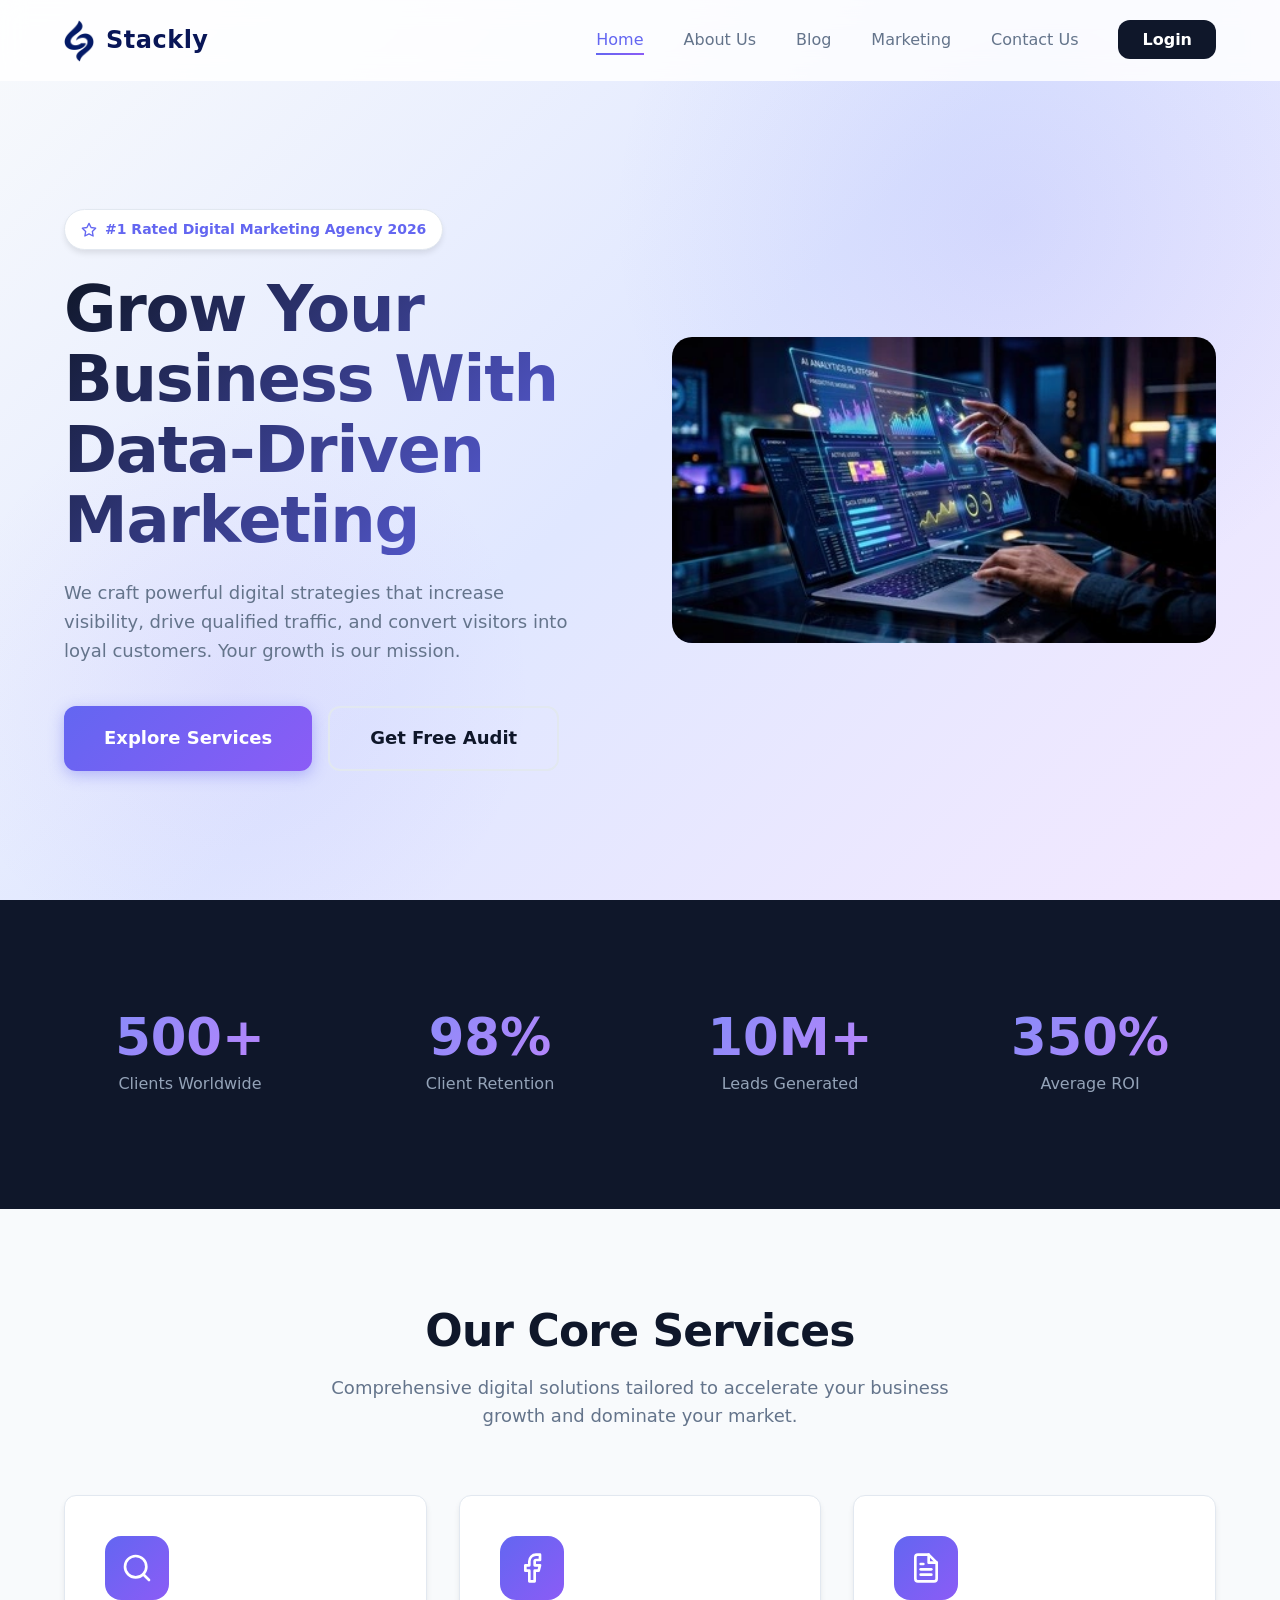
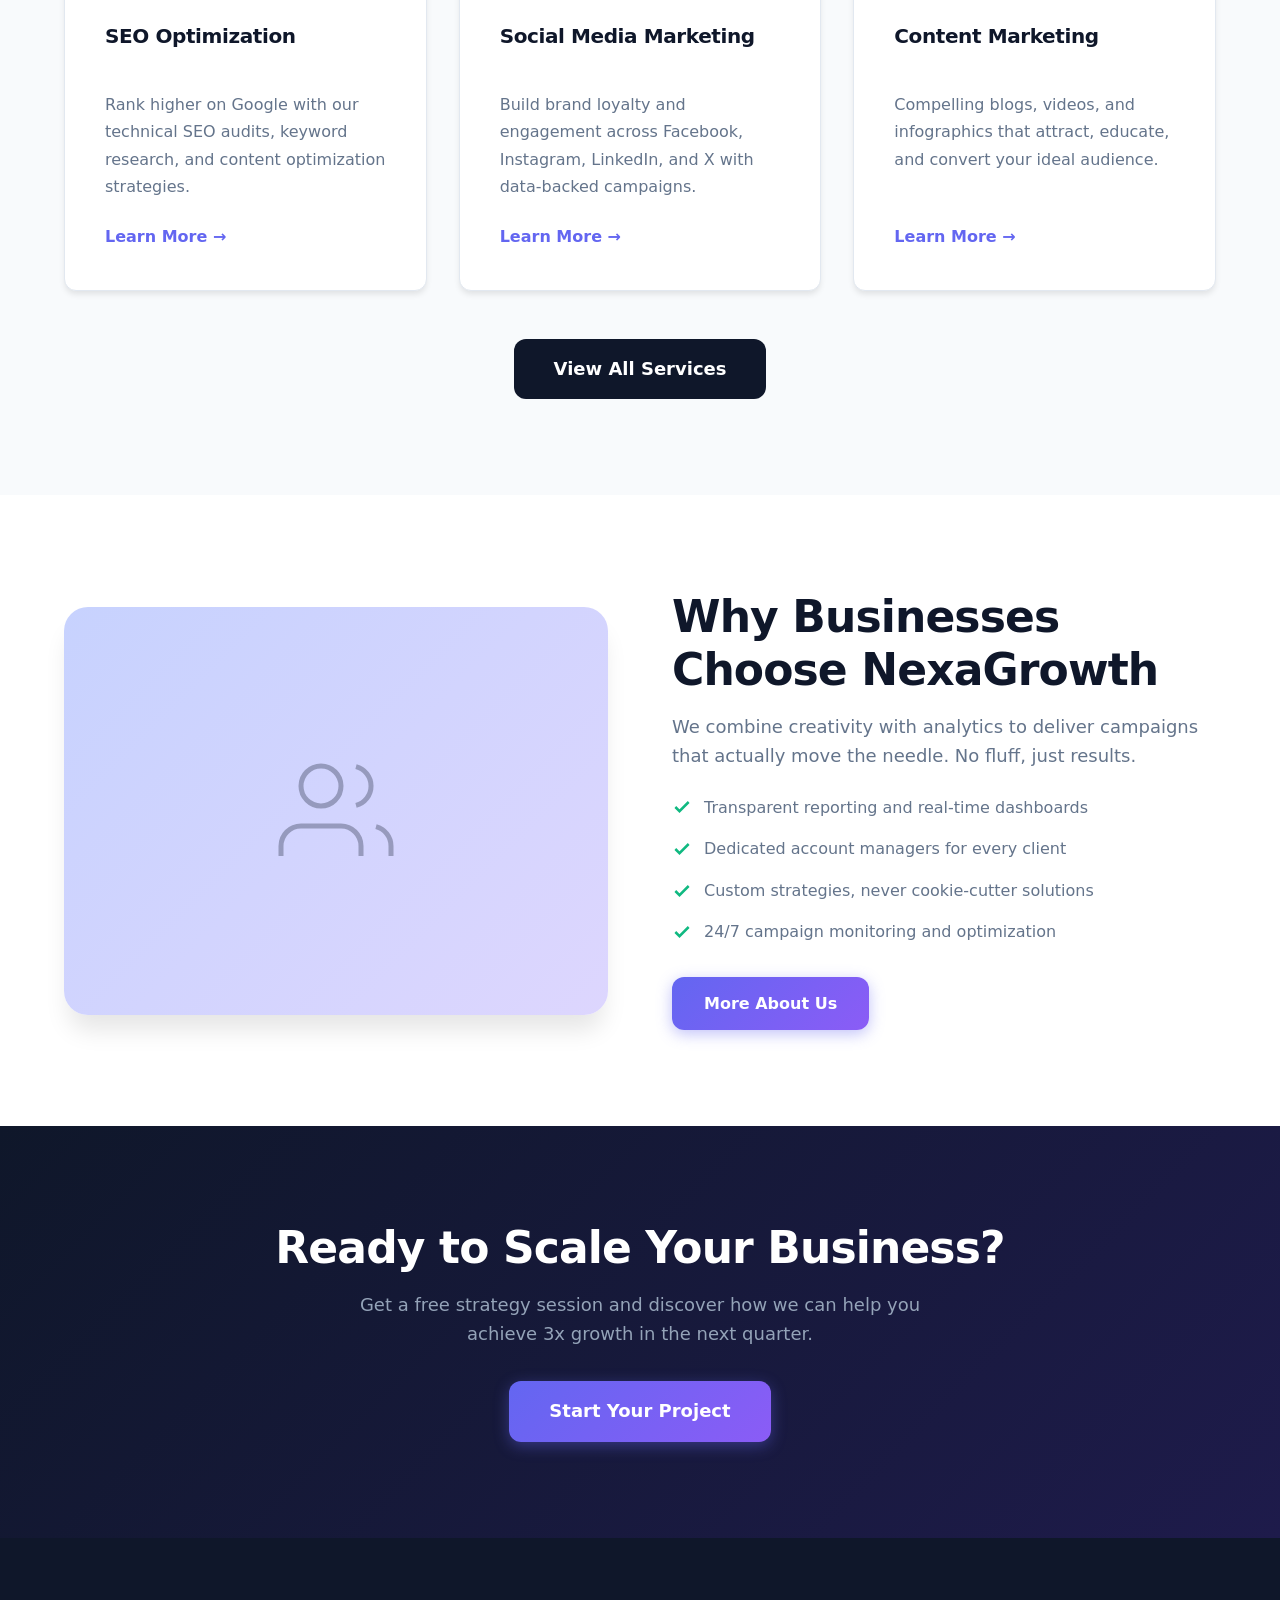
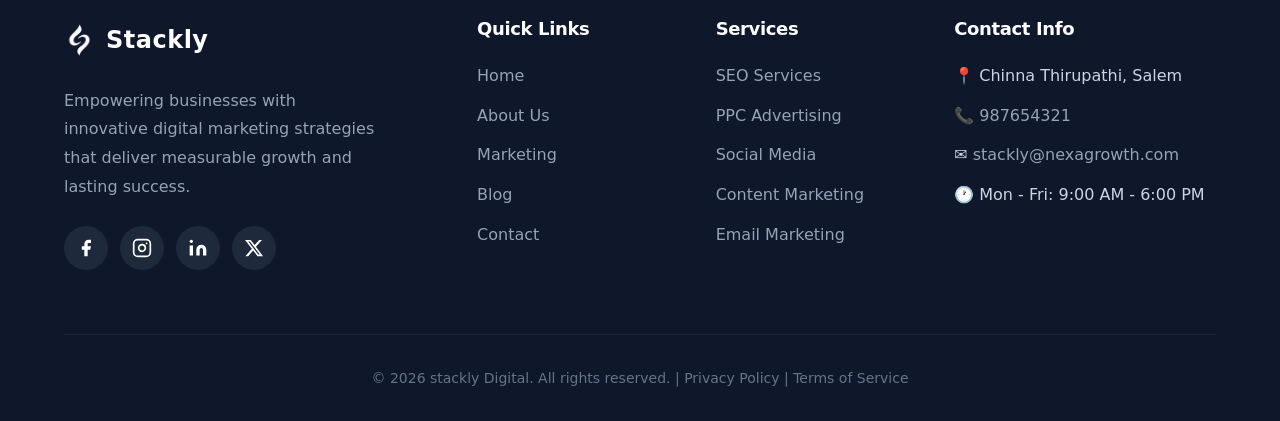
<file: index.html>
<!DOCTYPE html>
<html lang="en">
<head>
  <meta charset="UTF-8">
  <meta name="viewport" content="width=device-width, initial-scale=1.0">
  <meta name="description" content="NexaGrowth Digital - Award-winning digital marketing agency specializing in SEO, PPC, social media, and content marketing to grow your business online.">
  <meta name="keywords" content="digital marketing, SEO, PPC, social media marketing, content marketing, email marketing, online growth">
  <meta name="author" content="NexaGrowth Digital">
  <meta name="robots" content="index, follow">
  
  <!-- Open Graph -->
  <meta property="og:title" content="NexaGrowth Digital | Results-Driven Digital Marketing Agency">
  <meta property="og:description" content="Transform your online presence with data-driven digital marketing strategies that deliver measurable ROI.">
  <meta property="og:type" content="website">
  <meta property="og:url" content="https://yourdomain.com/">
  <meta property="og:image" content="https://yourdomain.com/assets/og-image.jpg">
  
  <!-- Twitter Card -->
  <meta name="twitter:card" content="summary_large_image">
  <meta name="twitter:title" content="NexaGrowth Digital | Digital Marketing Agency">
  <meta name="twitter:description" content="Grow your business with expert SEO, PPC, and social media marketing services.">
  
  <title>NexaGrowth Digital | Results-Driven Digital Marketing Agency</title>
  <link rel="canonical" href="https://yourdomain.com/">
  <link rel="stylesheet" href="style.css">
  
  <!-- Schema.org JSON-LD -->
  <script type="application/ld+json">
  {
    "@context": "https://schema.org",
    "@type": "Organization",
    "name": "NexaGrowth Digital",
    "url": "https://yourdomain.com",
    "logo": "https://yourdomain.com/assets/logo.png",
    "description": "Full-service digital marketing agency helping businesses grow through SEO, PPC, social media, and content marketing.",
    "sameAs": [
      "https://facebook.com/nexagrowth",
      "https://instagram.com/nexagrowth",
      "https://linkedin.com/company/nexagrowth",
      "https://x.com/nexagrowth",
      "https://youtube.com/nexagrowth"
    ],
    "contactPoint": {
      "@type": "ContactPoint",
      "telephone": "+1-555-123-4567",
      "contactType": "customer service",
      "availableLanguage": "English"
    }
  }
  </script>
</head>
<body>

  <!-- Header -->
  <header class="header" id="header">
    <div class="container nav">
     <a href="index.html" class="logo" aria-label="Home">
    <img src="ChatGPT Image Sep 7, 2026, 07_45_39 AM.webp" alt="NexaGrowth Digital Logo" class="logo-img">
    <span class="logo-text">Stackly</span>
</a>
      
      <nav>
        <ul class="nav-links" id="navLinks">
          <li><a href="index.html" class="nav-link active">Home</a></li>
          <li><a href="about.html" class="nav-link">About Us</a></li>
          <li><a href="blog.html" class="nav-link">Blog</a></li>
          <li><a href="marketing.html" class="nav-link">Marketing</a></li>
          <li><a href="contact.html" class="nav-link">Contact Us</a></li>
          <li><a href="login.html" class="login-btn">Login</a></li>
        </ul>
      </nav>
      
      <button class="mobile-menu-btn" id="mobileMenuBtn" aria-label="Toggle menu" aria-expanded="false">
        <span class="bar"></span>
        <span class="bar"></span>
        <span class="bar"></span>
      </button>
    </div>
  </header>

  <main>
    <!-- Hero Section -->
    <section class="hero">
      <div class="container hero-content">
        <div>
          <div class="hero-badge animate">
            <svg width="16" height="16" viewBox="0 0 24 24" fill="none" stroke="currentColor" stroke-width="2" stroke-linecap="round" stroke-linejoin="round"><path d="M12 2l3.09 6.26L22 9.27l-5 4.87 1.18 6.88L12 17.77l-6.18 3.25L7 14.14 2 9.27l6.91-1.01L12 2z"/></svg>
            #1 Rated Digital Marketing Agency 2026
          </div>
          <h1 class="hero-title animate delay-1">Grow Your Business With Data-Driven Marketing</h1>
          <p class="hero-text animate delay-2">We craft powerful digital strategies that increase visibility, drive qualified traffic, and convert visitors into loyal customers. Your growth is our mission.</p>
          <div class="hero-btns animate delay-3">
            <a href="404.html" class="btn btn-primary btn-lg">Explore Services</a>
            <a href="404.html" class="btn btn-outline btn-lg">Get Free Audit</a>
          </div>
        </div>
        <div class="hero-visual animate delay-2">
  <img src="7.webp"
       alt="Stackly Digital Marketing"
       class="hero-image">
</div>
      </div>
    </section>

    <!-- Stats Section -->
    <section class="section stats">
      <div class="container">
        <div class="stats-grid">
          <div class="stat-item animate">
            <div class="stat-number">500+</div>
            <div class="stat-label">Clients Worldwide</div>
          </div>
          <div class="stat-item animate delay-1">
            <div class="stat-number">98%</div>
            <div class="stat-label">Client Retention</div>
          </div>
          <div class="stat-item animate delay-2">
            <div class="stat-number">10M+</div>
            <div class="stat-label">Leads Generated</div>
          </div>
          <div class="stat-item animate delay-3">
            <div class="stat-number">350%</div>
            <div class="stat-label">Average ROI</div>
          </div>
        </div>
      </div>
    </section>

    <!-- Services Preview -->
    <section class="section" style="background: var(--bg-light);">
      <div class="container">
        <div class="section-header animate">
          <h2 class="section-title">Our Core Services</h2>
          <p class="section-subtitle">Comprehensive digital solutions tailored to accelerate your business growth and dominate your market.</p>
        </div>
        <div class="grid-3">
          <article class="card animate">
            <div class="card-icon" aria-hidden="true">
              <svg viewBox="0 0 24 24" fill="none" stroke="currentColor" stroke-width="2" stroke-linecap="round" stroke-linejoin="round"><circle cx="11" cy="11" r="8"></circle><line x1="21" y1="21" x2="16.65" y2="16.65"></line></svg>
            </div>
            <h3 class="card-title">SEO Optimization</h3>
            <p class="card-text">Rank higher on Google with our technical SEO audits, keyword research, and content optimization strategies.</p>
            <a href="404.html" class="card-link">Learn More &rarr;</a>
          </article>
          
          <article class="card animate delay-1">
            <div class="card-icon" aria-hidden="true">
              <svg viewBox="0 0 24 24" fill="none" stroke="currentColor" stroke-width="2" stroke-linecap="round" stroke-linejoin="round"><path d="M18 2h-3a5 5 0 0 0-5 5v3H7v4h3v8h4v-8h3l1-4h-4V7a1 1 0 0 1 1-1h3z"></path></svg>
            </div>
            <h3 class="card-title">Social Media Marketing</h3>
            <p class="card-text">Build brand loyalty and engagement across Facebook, Instagram, LinkedIn, and X with data-backed campaigns.</p>
            <a href="404.html" class="card-link">Learn More &rarr;</a>
          </article>
          
          <article class="card animate delay-2">
            <div class="card-icon" aria-hidden="true">
              <svg viewBox="0 0 24 24" fill="none" stroke="currentColor" stroke-width="2" stroke-linecap="round" stroke-linejoin="round"><path d="M14 2H6a2 2 0 0 0-2 2v16a2 2 0 0 0 2 2h12a2 2 0 0 0 2-2V8z"></path><polyline points="14 2 14 8 20 8"></polyline><line x1="16" y1="13" x2="8" y2="13"></line><line x1="16" y1="17" x2="8" y2="17"></line><polyline points="10 9 9 9 8 9"></polyline></svg>
            </div>
            <h3 class="card-title">Content Marketing</h3>
            <p class="card-text">Compelling blogs, videos, and infographics that attract, educate, and convert your ideal audience.</p>
            <a href="404.html" class="card-link">Learn More &rarr;</a>
          </article>
        </div>
        <div style="text-align: center; margin-top: 3rem;">
          <a href="404.html" class="btn btn-secondary btn-lg">View All Services</a>
        </div>
      </div>
    </section>

    <!-- Why Choose Us -->
    <section class="section">
      <div class="container">
        <div class="about-story">
          <div class="about-image animate" role="img" aria-label="Our team working">
            <svg width="120" height="120" viewBox="0 0 24 24" fill="none" stroke="currentColor" stroke-width="1" opacity="0.3"><path d="M17 21v-2a4 4 0 0 0-4-4H5a4 4 0 0 0-4 4v2"></path><circle cx="9" cy="7" r="4"></circle><path d="M23 21v-2a4 4 0 0 0-3-3.87"></path><path d="M16 3.13a4 4 0 0 1 0 7.75"></path></svg>
          </div>
          <div class="animate delay-1">
            <h2 class="section-title" style="text-align: left;">Why Businesses Choose NexaGrowth</h2>
            <p style="color: var(--text-muted); margin-bottom: 1.5rem; font-size: 1.125rem;">We combine creativity with analytics to deliver campaigns that actually move the needle. No fluff, just results.</p>
            <ul style="display: flex; flex-direction: column; gap: 1rem; color: var(--text-muted);">
              <li style="display: flex; align-items: center; gap: 0.75rem;">
                <svg width="20" height="20" viewBox="0 0 24 24" fill="none" stroke="#10b981" stroke-width="3"><polyline points="20 6 9 17 4 12"></polyline></svg>
                Transparent reporting and real-time dashboards
              </li>
              <li style="display: flex; align-items: center; gap: 0.75rem;">
                <svg width="20" height="20" viewBox="0 0 24 24" fill="none" stroke="#10b981" stroke-width="3"><polyline points="20 6 9 17 4 12"></polyline></svg>
                Dedicated account managers for every client
              </li>
              <li style="display: flex; align-items: center; gap: 0.75rem;">
                <svg width="20" height="20" viewBox="0 0 24 24" fill="none" stroke="#10b981" stroke-width="3"><polyline points="20 6 9 17 4 12"></polyline></svg>
                Custom strategies, never cookie-cutter solutions
              </li>
              <li style="display: flex; align-items: center; gap: 0.75rem;">
                <svg width="20" height="20" viewBox="0 0 24 24" fill="none" stroke="#10b981" stroke-width="3"><polyline points="20 6 9 17 4 12"></polyline></svg>
                24/7 campaign monitoring and optimization
              </li>
            </ul>
            <a href="404.html" class="btn btn-primary" style="margin-top: 2rem;">More About Us</a>
          </div>
        </div>
      </div>
    </section>

    <!-- CTA Section -->
    <section class="section" style="background: linear-gradient(135deg, var(--primary), #1e1b4b); color: white;">
      <div class="container" style="text-align: center;">
        <h2 class="section-title" style="color: white; margin-bottom: 1rem;">Ready to Scale Your Business?</h2>
        <p style="color: #94a3b8; font-size: 1.125rem; max-width: 600px; margin: 0 auto 2rem;">Get a free strategy session and discover how we can help you achieve 3x growth in the next quarter.</p>
        <a href="404.html" class="btn btn-primary btn-lg">Start Your Project</a>
      </div>
    </section>
  </main>

  <!-- Footer -->
  <footer class="footer">
    <div class="container">
      <div class="footer-grid">
        <div class="footer-brand">
     <a href="index.html" class="logo" aria-label="Home">
    <img src="white.webp" alt="NexaGrowth Digital Logo" class="logo-img">
    <span class="logo-text">Stackly</span>
</a>     <p>Empowering businesses with innovative digital marketing strategies that deliver measurable growth and lasting success.</p>
          <div class="social-links">
            <a href="404.html"  class="social-icon" aria-label="Facebook">
              <svg viewBox="0 0 24 24" fill="currentColor"><path d="M18 2h-3a5 5 0 0 0-5 5v3H7v4h3v8h4v-8h3l1-4h-4V7a1 1 0 0 1 1-1h3z"/></svg>
            </a>
            <a href="404.html"  class="social-icon" aria-label="Instagram">
              <svg viewBox="0 0 24 24" fill="none" stroke="currentColor" stroke-width="2" stroke-linecap="round" stroke-linejoin="round"><rect x="2" y="2" width="20" height="20" rx="5" ry="5"></rect><path d="M16 11.37A4 4 0 1 1 12.63 8 4 4 0 0 1 16 11.37z"></path><line x1="17.5" y1="6.5" x2="17.51" y2="6.5"></line></svg>
            </a>
            <a href="404.html" class="social-icon" aria-label="LinkedIn">
              <svg viewBox="0 0 24 24" fill="currentColor"><path d="M16 8a6 6 0 0 1 6 6v7h-4v-7a2 2 0 0 0-2-2 2 2 0 0 0-2 2v7h-4v-7a6 6 0 0 1 6-6z"></path><rect x="2" y="9" width="4" height="12"></rect><circle cx="4" cy="4" r="2"></circle></svg>
            </a>
            <a href="404.html"  class="social-icon" aria-label="X (Twitter)">
              <svg viewBox="0 0 24 24" fill="currentColor"><path d="M18.244 2.25h3.308l-7.227 8.26 8.502 11.24H16.17l-5.214-6.817L4.99 21.75H1.68l7.73-8.835L1.254 2.25H8.08l4.713 6.231zm-1.161 17.52h1.833L7.084 4.126H5.117z"/></svg>
            </a>
            <!-- <a href="404.html"  class="social-icon" aria-label="YouTube">
              <svg viewBox="0 0 24 24" fill="currentColor"><path d="M22.54 6.42a2.78 2.78 0 0 0-1.94-2C18.88 4 12 4 12 4s-6.88 0-8.6.46a2.78 2.78 0 0 0-1.94 2A29 29 0 0 0 1 11.75a29 29 0 0 0 .46 5.33A2.78 2.78 0 0 0 3.4 19c1.72.46 8.6.46 8.6.46s6.88 0 8.6-.46a2.78 2.78 0 0 0 1.94-2 29 29 0 0 0 .46-5.25 29 29 0 0 0-.46-5.33z"></path><polygon points="9.75 15.02 15.5 11.75 9.75 8.48 9.75 15.02"></polygon></svg>
            </a>
            <a href="404.html" class="social-icon" aria-label="WhatsApp">
              <svg viewBox="0 0 24 24" fill="currentColor"><path d="M17.472 14.382c-.297-.149-1.758-.867-2.03-.967-.273-.099-.471-.148-.67.15-.197.297-.767.966-.94 1.164-.173.199-.347.223-.644.075-.297-.15-1.255-.463-2.39-1.475-.883-.788-1.48-1.761-1.653-2.059-.173-.297-.018-.458.13-.606.134-.133.298-.347.446-.52.149-.174.198-.298.298-.497.099-.198.05-.371-.025-.52-.075-.149-.669-1.612-.916-2.207-.242-.579-.487-.5-.669-.51-.173-.008-.371-.01-.57-.01-.198 0-.52.074-.792.372-.272.297-1.04 1.016-1.04 2.479 0 1.462 1.065 2.875 1.213 3.074.149.198 2.096 3.2 5.077 4.487.709.306 1.262.489 1.694.625.712.227 1.36.195 1.871.118.571-.085 1.758-.719 2.006-1.413.248-.694.248-1.289.173-1.413-.074-.124-.272-.198-.57-.347m-5.421 7.403h-.004a9.87 9.87 0 01-5.031-1.378l-.361-.214-3.741.982.998-3.648-.235-.374a9.86 9.86 0 01-1.51-5.26c.001-5.45 4.436-9.884 9.888-9.884 2.64 0 5.122 1.03 6.988 2.898a9.825 9.825 0 012.893 6.994c-.003 5.45-4.437 9.884-9.885 9.884m8.413-18.297A11.815 11.815 0 0012.05 0C5.495 0 .16 5.335.157 11.892c0 2.096.547 4.142 1.588 5.945L.057 24l6.305-1.654a11.882 11.882 0 005.683 1.448h.005c6.554 0 11.89-5.335 11.893-11.893a11.821 11.821 0 00-3.48-8.413z"/></svg>
            </a> -->
          </div>
        </div>
        
        <div>
          <h4 class="footer-title">Quick Links</h4>
          <ul class="footer-links">
            <li><a href="index.html">Home</a></li>
            <li><a href="about.html">About Us</a></li>
            <li><a href="marketing.html">Marketing</a></li>
            <li><a href="blog.html">Blog</a></li>
            <li><a href="contact.html">Contact</a></li>
          </ul>
        </div>
        
        <div>
          <h4 class="footer-title">Services</h4>
          <ul class="footer-links">
            <li><a href="404.html">SEO Services</a></li>
            <li><a href="404.html">PPC Advertising</a></li>
            <li><a href="404.html">Social Media</a></li>
            <li><a href="404.html">Content Marketing</a></li>
            <li><a href="404.html">Email Marketing</a></li>
          </ul>
        </div>
        
        <div>
          <h4 class="footer-title">Contact Info</h4>
          <ul class="footer-links">
            <li>📍  Chinna Thirupathi, Salem </li>
            <li>📞 <a href="404.html">987654321</a></li>
            <li>✉️ <a href="404.html">stackly@nexagrowth.com</a></li>
            <li>🕐 Mon - Fri: 9:00 AM - 6:00 PM</li>
          </ul>
        </div>
      </div>
      
      <div class="footer-bottom">
        <p>&copy; <span class="current-year"></span> stackly Digital. All rights reserved. | <a href="404.html" style="color: #64748b;">Privacy Policy</a> | <a href="404.html" style="color: #64748b;">Terms of Service</a></p>
      </div>
    </div>
  </footer>

  <script src="script.js"></script>
</body>
</html>
</file>
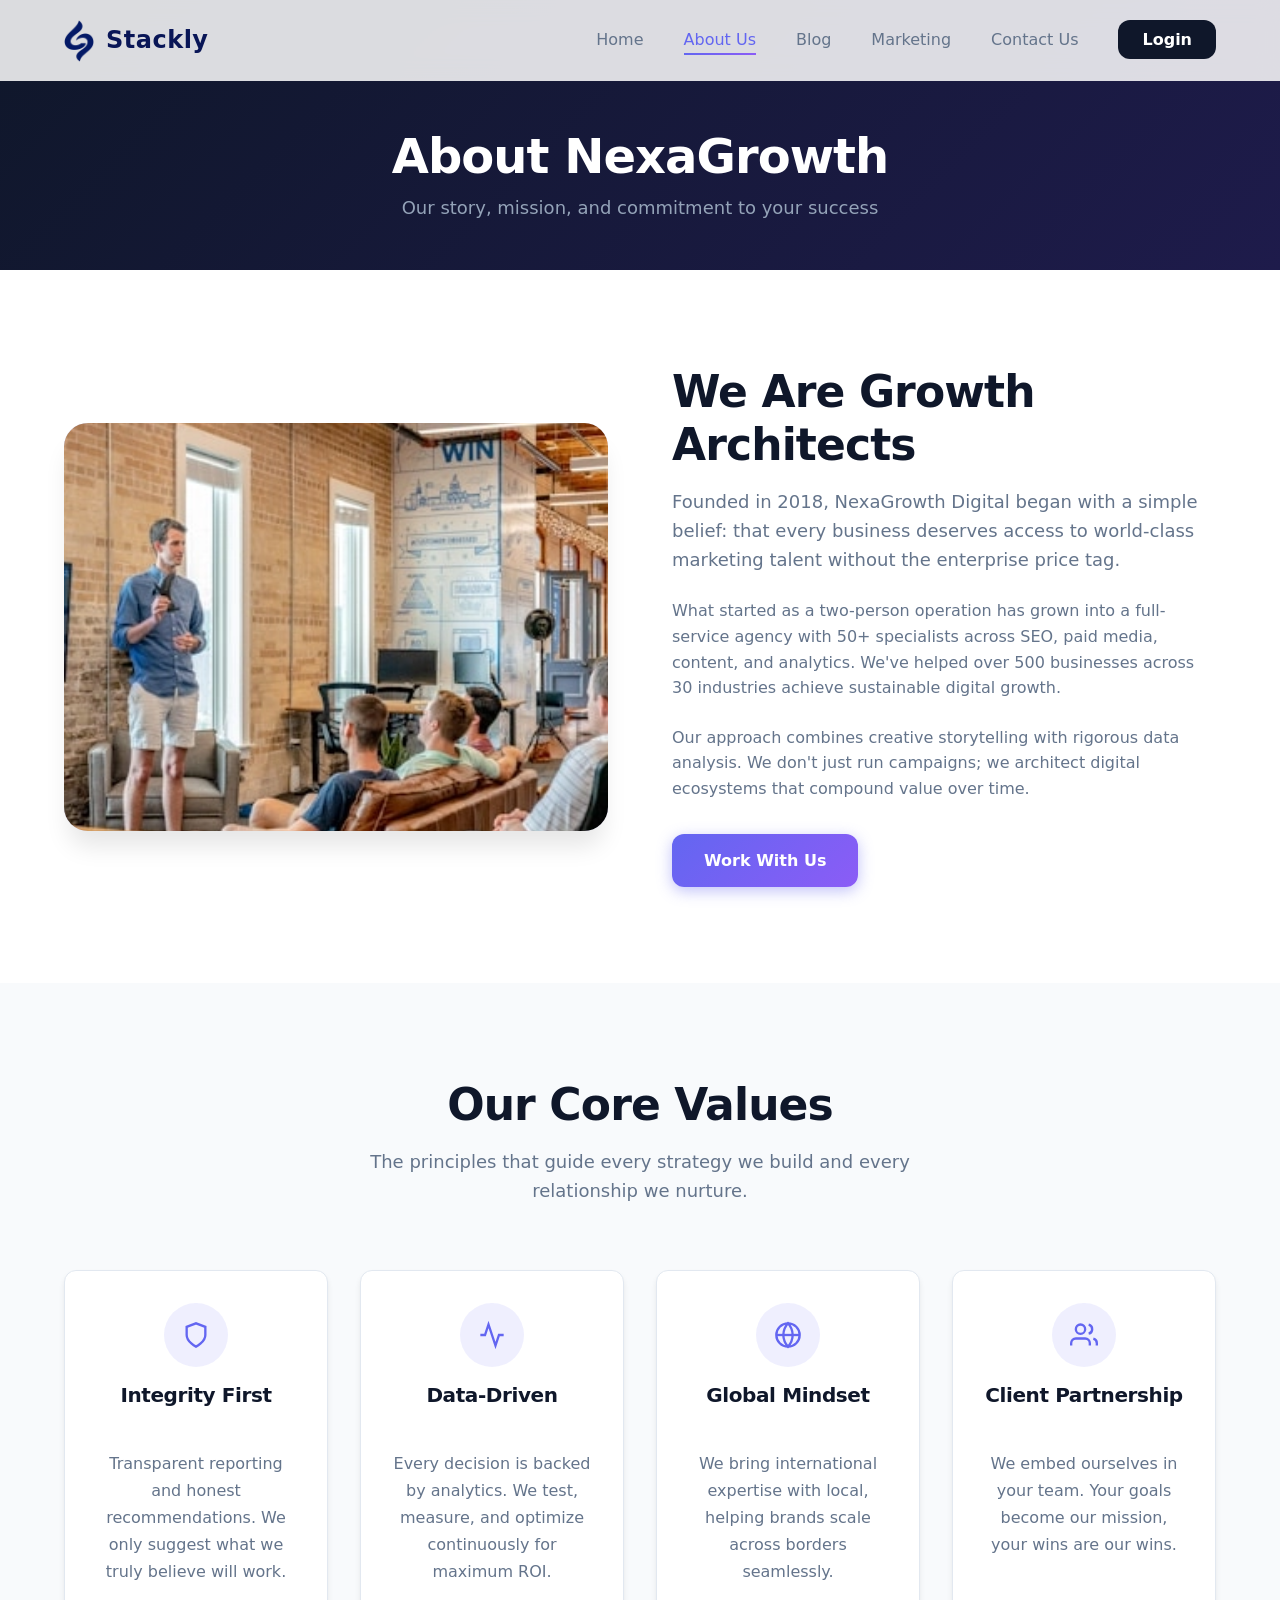
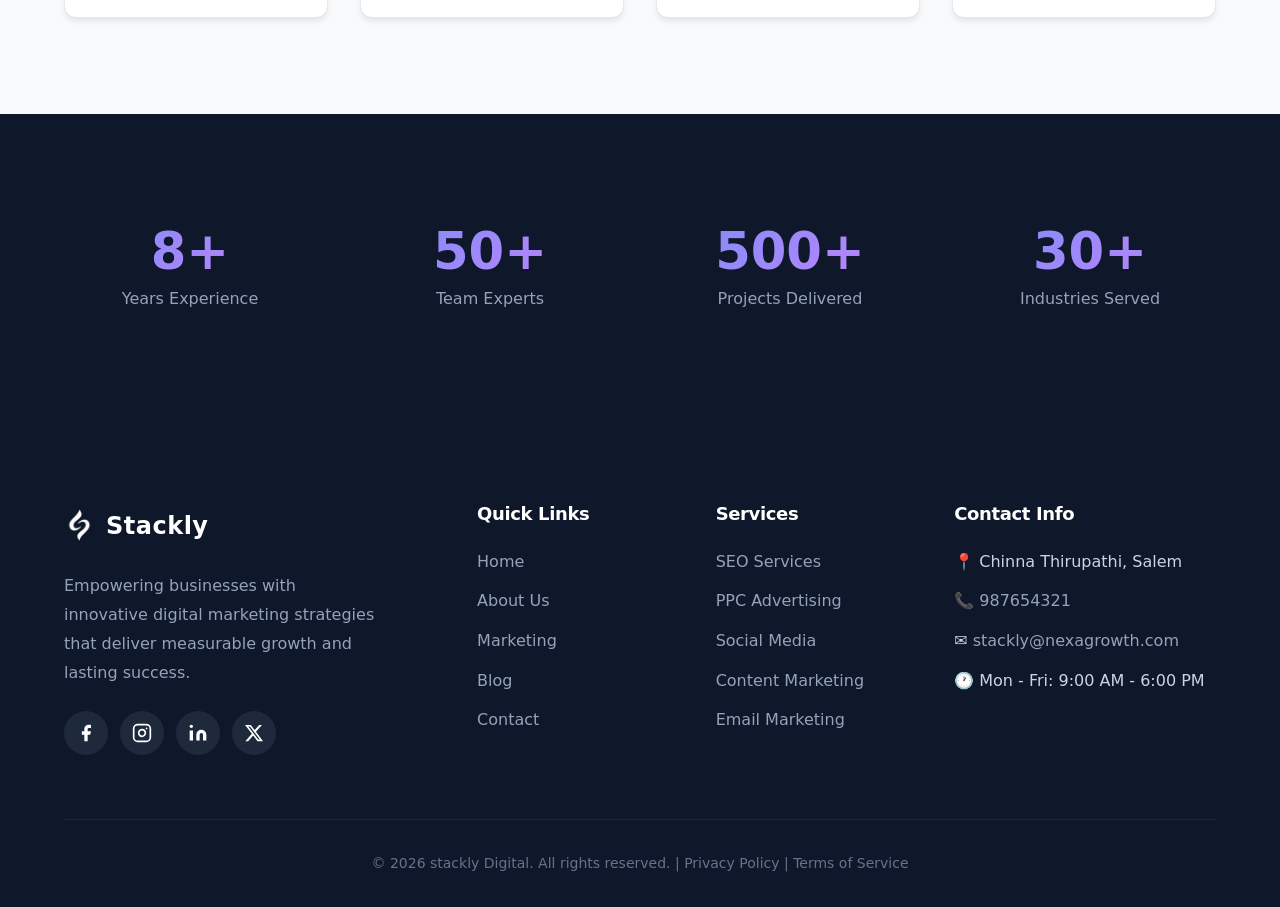
<file: about.html>
<!DOCTYPE html>
<html lang="en">
<head>
  <meta charset="UTF-8">
  <meta name="viewport" content="width=device-width, initial-scale=1.0">
  <meta name="description" content="Learn about NexaGrowth Digital - our mission, values, and the expert team behind our award-winning digital marketing campaigns.">
  <meta name="robots" content="index, follow">
  <meta property="og:title" content="About Us | NexaGrowth Digital">
  <meta property="og:description" content="Meet the team driving digital transformation for brands worldwide.">
  <title>About Us | NexaGrowth Digital</title>
  <link rel="canonical" href="https://yourdomain.com/about.html">
  <link rel="stylesheet" href="style.css">
  <script type="application/ld+json">
  {
    "@context": "https://schema.org",
    "@type": "AboutPage",
    "name": "About NexaGrowth Digital",
    "description": "Learn about our mission, values, and expert marketing team."
  }
  </script>
</head>
<body>

  <header class="header" id="header">
    <div class="container nav">
       <a href="index.html" class="logo" aria-label="Home">
    <img src="ChatGPT Image Sep 7, 2026, 07_45_39 AM.webp" alt="NexaGrowth Digital Logo" class="logo-img">
    <span class="logo-text">Stackly</span>
</a>
      <nav>
        <ul class="nav-links" id="navLinks">
          <li><a href="index.html" class="nav-link">Home</a></li>
          <li><a href="about.html" class="nav-link active">About Us</a></li>
          <li><a href="blog.html" class="nav-link">Blog</a></li>
          <li><a href="marketing.html" class="nav-link">Marketing</a></li>
          <li><a href="contact.html" class="nav-link">Contact Us</a></li>
          <li><a href="login.html" class="login-btn">Login</a></li>
        </ul>
      </nav>
      <button class="mobile-menu-btn" id="mobileMenuBtn" aria-label="Toggle menu" aria-expanded="false">
        <span class="bar"></span><span class="bar"></span><span class="bar"></span>
      </button>
    </div>
  </header>

  <main>
    <section class="breadcrumb">
      <div class="container">
        <h1>About NexaGrowth</h1>
        <p>Our story, mission, and commitment to your success</p>
      </div>
    </section>

    <section class="section">
      <div class="container">
        <div class="about-story">
          <div class="about-image animate">
    <img src="7img.webp"
         alt="Stackly Team"
         class="about-hero-img">
</div>
          <div class="animate delay-1">
            <h2 class="section-title" style="text-align: left;">We Are Growth Architects</h2>
            <p style="color: var(--text-muted); margin-bottom: 1.5rem; font-size: 1.125rem;">Founded in 2018, NexaGrowth Digital began with a simple belief: that every business deserves access to world-class marketing talent without the enterprise price tag.</p>
            <p style="color: var(--text-muted); margin-bottom: 1.5rem;">What started as a two-person operation has grown into a full-service agency with 50+ specialists across SEO, paid media, content, and analytics. We've helped over 500 businesses across 30 industries achieve sustainable digital growth.</p>
            <p style="color: var(--text-muted); margin-bottom: 2rem;">Our approach combines creative storytelling with rigorous data analysis. We don't just run campaigns; we architect digital ecosystems that compound value over time.</p>
            <a href="404.html" class="btn btn-primary">Work With Us</a>
          </div>
        </div>
      </div>
    </section>

    <section class="section" style="background: var(--bg-light);">
      <div class="container">
        <div class="section-header animate">
          <h2 class="section-title">Our Core Values</h2>
          <p class="section-subtitle">The principles that guide every strategy we build and every relationship we nurture.</p>
        </div>
        <div class="grid-4 values-grid">
          <div class="card value-card animate">
            <div class="value-icon">
              <svg width="28" height="28" viewBox="0 0 24 24" fill="none" stroke="currentColor" stroke-width="2"><path d="M12 22s8-4 8-10V5l-8-3-8 3v7c0 6 8 10 8 10z"></path></svg>
            </div>
            <h3 class="card-title">Integrity First</h3>
            <p class="card-text">Transparent reporting and honest recommendations. We only suggest what we truly believe will work.</p>
          </div>
          <div class="card value-card animate delay-1">
            <div class="value-icon">
              <svg width="28" height="28" viewBox="0 0 24 24" fill="none" stroke="currentColor" stroke-width="2"><polyline points="22 12 18 12 15 21 9 3 6 12 2 12"></polyline></svg>
            </div>
            <h3 class="card-title">Data-Driven</h3>
            <p class="card-text">Every decision is backed by analytics. We test, measure, and optimize continuously for maximum ROI.</p>
          </div>
          <div class="card value-card animate delay-2">
            <div class="value-icon">
              <svg width="28" height="28" viewBox="0 0 24 24" fill="none" stroke="currentColor" stroke-width="2"><circle cx="12" cy="12" r="10"></circle><line x1="2" y1="12" x2="22" y2="12"></line><path d="M12 2a15.3 15.3 0 0 1 4 10 15.3 15.3 0 0 1-4 10 15.3 15.3 0 0 1-4-10 15.3 15.3 0 0 1 4-10z"></path></svg>
            </div>
            <h3 class="card-title">Global Mindset</h3>
            <p class="card-text">We bring international expertise with local, helping brands scale across borders seamlessly.</p>
          </div>
          <div class="card value-card animate delay-3">
            <div class="value-icon">
              <svg width="28" height="28" viewBox="0 0 24 24" fill="none" stroke="currentColor" stroke-width="2"><path d="M17 21v-2a4 4 0 0 0-4-4H5a4 4 0 0 0-4 4v2"></path><circle cx="9" cy="7" r="4"></circle><path d="M23 21v-2a4 4 0 0 0-3-3.87"></path><path d="M16 3.13a4 4 0 0 1 0 7.75"></path></svg>
            </div>
            <h3 class="card-title">Client Partnership</h3>
            <p class="card-text">We embed ourselves in your team. Your goals become our mission, your wins are our wins.</p>
          </div>
        </div>
      </div>
    </section>

    <section class="section stats">
      <div class="container">
        <div class="stats-grid">
          <div class="stat-item animate"><div class="stat-number">8+</div><div class="stat-label">Years Experience</div></div>
          <div class="stat-item animate delay-1"><div class="stat-number">50+</div><div class="stat-label">Team Experts</div></div>
          <div class="stat-item animate delay-2"><div class="stat-number">500+</div><div class="stat-label">Projects Delivered</div></div>
          <div class="stat-item animate delay-3"><div class="stat-number">30+</div><div class="stat-label">Industries Served</div></div>
        </div>
      </div>
    </section>
  </main>

  <footer class="footer">
    <div class="container">
      <div class="footer-grid">
        <div class="footer-brand">
       <a href="index.html" class="logo" aria-label="Home">
    <img src="white.webp" alt="NexaGrowth Digital Logo" class="logo-img">
    <span class="logo-text">Stackly</span>
</a>
          <p>Empowering businesses with innovative digital marketing strategies that deliver measurable growth and lasting success.</p>
          <div class="social-links">
            <a href="404.html"  class="social-icon" aria-label="Facebook">
              <svg viewBox="0 0 24 24" fill="currentColor"><path d="M18 2h-3a5 5 0 0 0-5 5v3H7v4h3v8h4v-8h3l1-4h-4V7a1 1 0 0 1 1-1h3z"/></svg>
            </a>
            <a href="404.html"  class="social-icon" aria-label="Instagram">
              <svg viewBox="0 0 24 24" fill="none" stroke="currentColor" stroke-width="2" stroke-linecap="round" stroke-linejoin="round"><rect x="2" y="2" width="20" height="20" rx="5" ry="5"></rect><path d="M16 11.37A4 4 0 1 1 12.63 8 4 4 0 0 1 16 11.37z"></path><line x1="17.5" y1="6.5" x2="17.51" y2="6.5"></line></svg>
            </a>
            <a href="404.html" class="social-icon" aria-label="LinkedIn">
              <svg viewBox="0 0 24 24" fill="currentColor"><path d="M16 8a6 6 0 0 1 6 6v7h-4v-7a2 2 0 0 0-2-2 2 2 0 0 0-2 2v7h-4v-7a6 6 0 0 1 6-6z"></path><rect x="2" y="9" width="4" height="12"></rect><circle cx="4" cy="4" r="2"></circle></svg>
            </a>
            <a href="404.html"  class="social-icon" aria-label="X (Twitter)">
              <svg viewBox="0 0 24 24" fill="currentColor"><path d="M18.244 2.25h3.308l-7.227 8.26 8.502 11.24H16.17l-5.214-6.817L4.99 21.75H1.68l7.73-8.835L1.254 2.25H8.08l4.713 6.231zm-1.161 17.52h1.833L7.084 4.126H5.117z"/></svg>
            </a>
            <!-- <a href="404.html"  class="social-icon" aria-label="YouTube">
              <svg viewBox="0 0 24 24" fill="currentColor"><path d="M22.54 6.42a2.78 2.78 0 0 0-1.94-2C18.88 4 12 4 12 4s-6.88 0-8.6.46a2.78 2.78 0 0 0-1.94 2A29 29 0 0 0 1 11.75a29 29 0 0 0 .46 5.33A2.78 2.78 0 0 0 3.4 19c1.72.46 8.6.46 8.6.46s6.88 0 8.6-.46a2.78 2.78 0 0 0 1.94-2 29 29 0 0 0 .46-5.25 29 29 0 0 0-.46-5.33z"></path><polygon points="9.75 15.02 15.5 11.75 9.75 8.48 9.75 15.02"></polygon></svg>
            </a>
            <a href="404.html" class="social-icon" aria-label="WhatsApp">
              <svg viewBox="0 0 24 24" fill="currentColor"><path d="M17.472 14.382c-.297-.149-1.758-.867-2.03-.967-.273-.099-.471-.148-.67.15-.197.297-.767.966-.94 1.164-.173.199-.347.223-.644.075-.297-.15-1.255-.463-2.39-1.475-.883-.788-1.48-1.761-1.653-2.059-.173-.297-.018-.458.13-.606.134-.133.298-.347.446-.52.149-.174.198-.298.298-.497.099-.198.05-.371-.025-.52-.075-.149-.669-1.612-.916-2.207-.242-.579-.487-.5-.669-.51-.173-.008-.371-.01-.57-.01-.198 0-.52.074-.792.372-.272.297-1.04 1.016-1.04 2.479 0 1.462 1.065 2.875 1.213 3.074.149.198 2.096 3.2 5.077 4.487.709.306 1.262.489 1.694.625.712.227 1.36.195 1.871.118.571-.085 1.758-.719 2.006-1.413.248-.694.248-1.289.173-1.413-.074-.124-.272-.198-.57-.347m-5.421 7.403h-.004a9.87 9.87 0 01-5.031-1.378l-.361-.214-3.741.982.998-3.648-.235-.374a9.86 9.86 0 01-1.51-5.26c.001-5.45 4.436-9.884 9.888-9.884 2.64 0 5.122 1.03 6.988 2.898a9.825 9.825 0 012.893 6.994c-.003 5.45-4.437 9.884-9.885 9.884m8.413-18.297A11.815 11.815 0 0012.05 0C5.495 0 .16 5.335.157 11.892c0 2.096.547 4.142 1.588 5.945L.057 24l6.305-1.654a11.882 11.882 0 005.683 1.448h.005c6.554 0 11.89-5.335 11.893-11.893a11.821 11.821 0 00-3.48-8.413z"/></svg>
            </a> -->
          </div>
        </div>
        
        <div>
          <h4 class="footer-title">Quick Links</h4>
          <ul class="footer-links">
            <li><a href="index.html">Home</a></li>
            <li><a href="about.html">About Us</a></li>
            <li><a href="marketing.html">Marketing</a></li>
            <li><a href="blog.html">Blog</a></li>
            <li><a href="contact.html">Contact</a></li>
          </ul>
        </div>
        
        <div>
          <h4 class="footer-title">Services</h4>
          <ul class="footer-links">
            <li><a href="404.html">SEO Services</a></li>
            <li><a href="404.html">PPC Advertising</a></li>
            <li><a href="404.html">Social Media</a></li>
            <li><a href="404.html">Content Marketing</a></li>
            <li><a href="404.html">Email Marketing</a></li>
          </ul>
        </div>
        
        <div>
          <h4 class="footer-title">Contact Info</h4>
          <ul class="footer-links">
            <li>📍  Chinna Thirupathi, Salem </li>
            <li>📞 <a href="404.html">987654321</a></li>
            <li>✉️ <a href="404.html">stackly@nexagrowth.com</a></li>
            <li>🕐 Mon - Fri: 9:00 AM - 6:00 PM</li>
          </ul>
        </div>
      </div>
      
      <div class="footer-bottom">
        <p>&copy; <span class="current-year"></span> stackly Digital. All rights reserved. | <a href="404.html" style="color: #64748b;">Privacy Policy</a> | <a href="404.html" style="color: #64748b;">Terms of Service</a></p>
      </div>
    </div>
  </footer>

  <script src="script.js"></script>
</body>
</html>
</file>
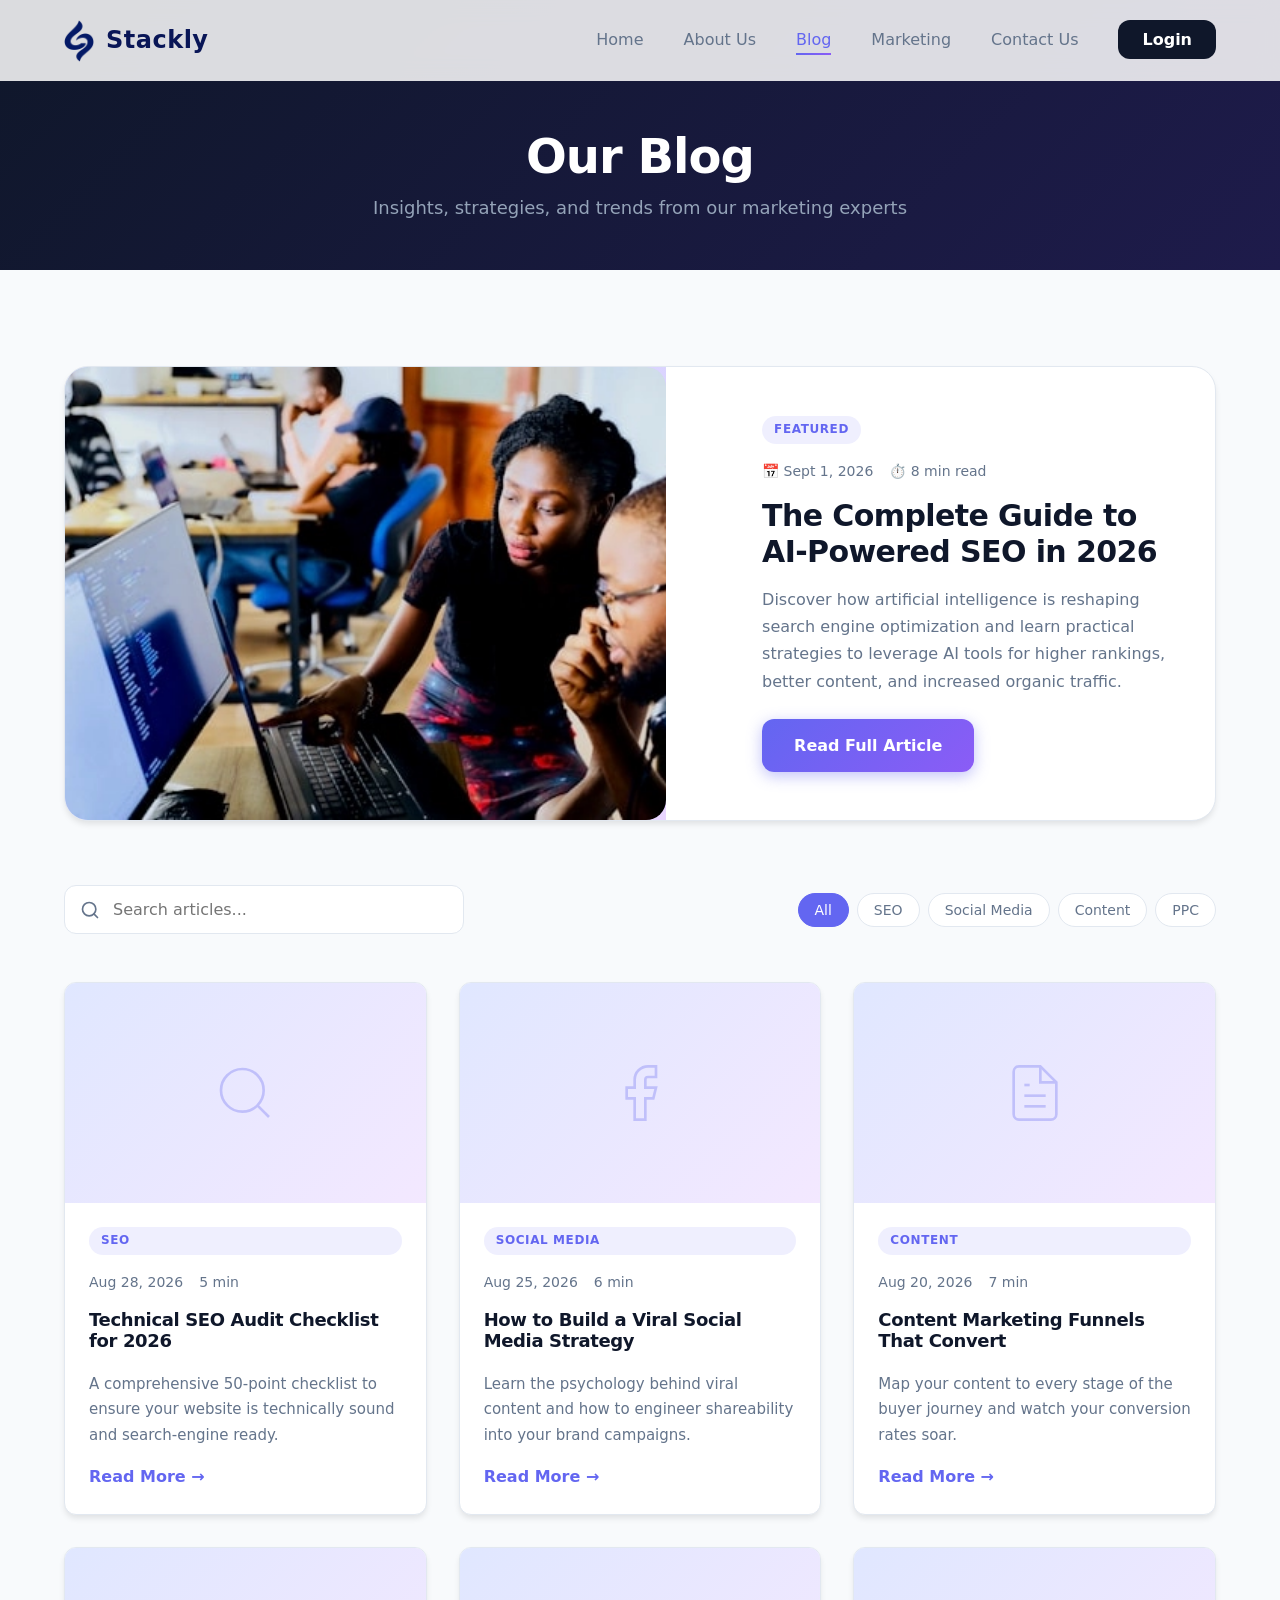
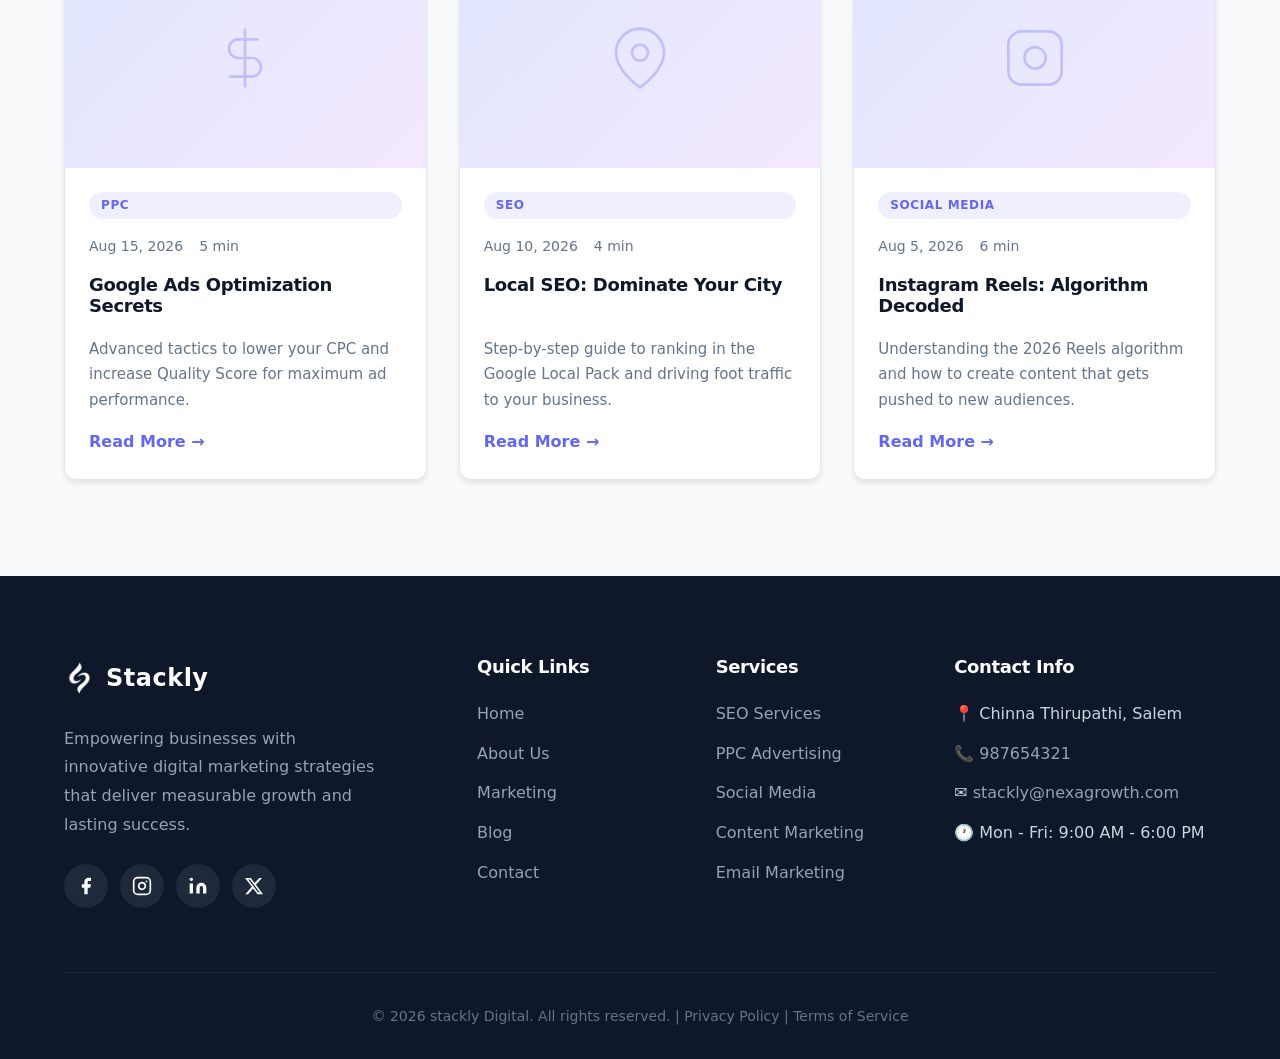
<file: blog.html>
<!DOCTYPE html>
<html lang="en">
<head>
  <meta charset="UTF-8">
  <meta name="viewport" content="width=device-width, initial-scale=1.0">
  <meta name="description" content="Read the latest digital marketing insights, SEO tips, social media strategies, and industry trends on the NexaGrowth blog.">
  <meta name="robots" content="index, follow">
  <meta property="og:title" content="Digital Marketing Blog | NexaGrowth">
  <meta property="og:description" content="Expert insights on SEO, PPC, content marketing, and social media trends.">
  <title>Digital Marketing Blog | NexaGrowth</title>
  <link rel="canonical" href="https://yourdomain.com/blog.html">
  <link rel="stylesheet" href="style.css">
  <script type="application/ld+json">
  {
    "@context": "https://schema.org",
    "@type": "Blog",
    "name": "NexaGrowth Digital Marketing Blog",
    "description": "Latest insights on SEO, PPC, social media, and content marketing.",
    "url": "https://yourdomain.com/blog.html"
  }
  </script>
</head>
<body>

  <header class="header" id="header">
    <div class="container nav">
 <a href="index.html" class="logo" aria-label="Home">
    <img src="ChatGPT Image Sep 7, 2026, 07_45_39 AM.webp" alt="NexaGrowth Digital Logo" class="logo-img">
    <span class="logo-text">Stackly</span>
</a>      <nav>
        <ul class="nav-links" id="navLinks">
          <li><a href="index.html" class="nav-link">Home</a></li>
          <li><a href="about.html" class="nav-link">About Us</a></li>
          <li><a href="blog.html" class="nav-link active">Blog</a></li>
          <li><a href="marketing.html" class="nav-link">Marketing</a></li>
          <li><a href="contact.html" class="nav-link">Contact Us</a></li>
          <li><a href="login.html" class="login-btn">Login</a></li>
        </ul>
      </nav>
      <button class="mobile-menu-btn" id="mobileMenuBtn" aria-label="Toggle menu" aria-expanded="false"><span class="bar"></span><span class="bar"></span><span class="bar"></span></button>
    </div>
  </header>

  <main>
    <section class="breadcrumb">
      <div class="container">
        <h1>Our Blog</h1>
        <p>Insights, strategies, and trends from our marketing experts</p>
      </div>
    </section>

    <section class="section" style="background: var(--bg-light);">
      <div class="container">
        <!-- Featured Post -->
        <article class="blog-featured animate">
         <div class="blog-featured-image">
    <img src="10img.webp"
         alt="Digital Marketing Blog"
         class="blog-hero-img">
</div>
          <div class="blog-featured-content">
            <span class="category-tag">Featured</span>
            <div class="blog-meta">
              <span>📅 Sept 1, 2026</span>
              <span>⏱️ 8 min read</span>
            </div>
            <h2 style="font-size: 1.875rem; margin-bottom: 1rem;">The Complete Guide to AI-Powered SEO in 2026</h2>
            <p style="color: var(--text-muted); margin-bottom: 1.5rem; line-height: 1.7;">Discover how artificial intelligence is reshaping search engine optimization and learn practical strategies to leverage AI tools for higher rankings, better content, and increased organic traffic.</p>
            <a href="404.html" class="btn btn-primary">Read Full Article</a>
          </div>
        </article>

        <!-- Controls -->
        <div class="blog-controls animate">
          <div class="search-box">
            <svg viewBox="0 0 24 24" fill="none" stroke="currentColor" stroke-width="2" stroke-linecap="round" stroke-linejoin="round"><circle cx="11" cy="11" r="8"></circle><line x1="21" y1="21" x2="16.65" y2="16.65"></line></svg>
            <input type="text" id="blogSearch" placeholder="Search articles..." aria-label="Search blog posts">
          </div>
         <div class="category-filters">
            <a href="404.html"><button class="category-btn active" data-category="all">All</button></a>
            <a href="404.html"><button class="category-btn" data-category="seo">SEO</button></a>
            <a href="404.html"><button class="category-btn" data-category="social">Social Media</button></a>
            <a href="404.html"><button class="category-btn" data-category="content">Content</button></a>
            <a href="404.html"><button class="category-btn" data-category="ppc">PPC</button></a>
          </div>
        </div>

        <!-- Blog Grid -->
        <div class="grid-3">
          <article class="blog-card animate" data-category="seo">
            <div class="blog-card-image" role="img" aria-label="SEO audit checklist">
              <svg width="64" height="64" viewBox="0 0 24 24" fill="none" stroke="currentColor" stroke-width="1"><circle cx="11" cy="11" r="8"></circle><line x1="21" y1="21" x2="16.65" y2="16.65"></line></svg>
            </div>
            <div class="blog-card-content">
              <span class="category-tag">SEO</span>
              <div class="blog-meta"><span>Aug 28, 2026</span><span>5 min</span></div>
              <h3 class="card-title">Technical SEO Audit Checklist for 2026</h3>
              <p class="card-text">A comprehensive 50-point checklist to ensure your website is technically sound and search-engine ready.</p>
              <a href="404.html" class="read-more">Read More &rarr;</a>
            </div>
          </article>

          <article class="blog-card animate delay-1" data-category="social">
            <div class="blog-card-image" role="img" aria-label="Social media strategy">
              <svg width="64" height="64" viewBox="0 0 24 24" fill="none" stroke="currentColor" stroke-width="1"><path d="M18 2h-3a5 5 0 0 0-5 5v3H7v4h3v8h4v-8h3l1-4h-4V7a1 1 0 0 1 1-1h3z"></path></svg>
            </div>
            <div class="blog-card-content">
              <span class="category-tag">Social Media</span>
              <div class="blog-meta"><span>Aug 25, 2026</span><span>6 min</span></div>
              <h3 class="card-title">How to Build a Viral Social Media Strategy</h3>
              <p class="card-text">Learn the psychology behind viral content and how to engineer shareability into your brand campaigns.</p>
              <a href="404.html" class="read-more">Read More &rarr;</a>
            </div>
          </article>

          <article class="blog-card animate delay-2" data-category="content">
            <div class="blog-card-image" role="img" aria-label="Content marketing funnel">
              <svg width="64" height="64" viewBox="0 0 24 24" fill="none" stroke="currentColor" stroke-width="1"><path d="M14 2H6a2 2 0 0 0-2 2v16a2 2 0 0 0 2 2h12a2 2 0 0 0 2-2V8z"></path><polyline points="14 2 14 8 20 8"></polyline><line x1="16" y1="13" x2="8" y2="13"></line><line x1="16" y1="17" x2="8" y2="17"></line><polyline points="10 9 9 9 8 9"></polyline></svg>
            </div>
            <div class="blog-card-content">
              <span class="category-tag">Content</span>
              <div class="blog-meta"><span>Aug 20, 2026</span><span>7 min</span></div>
              <h3 class="card-title">Content Marketing Funnels That Convert</h3>
              <p class="card-text">Map your content to every stage of the buyer journey and watch your conversion rates soar.</p>
              <a href="404.html" class="read-more">Read More &rarr;</a>
            </div>
          </article>

          <article class="blog-card animate" data-category="ppc">
            <div class="blog-card-image" role="img" aria-label="Google Ads optimization">
              <svg width="64" height="64" viewBox="0 0 24 24" fill="none" stroke="currentColor" stroke-width="1"><line x1="12" y1="1" x2="12" y2="23"></line><path d="M17 5H9.5a3.5 3.5 0 0 0 0 7h5a3.5 3.5 0 0 1 0 7H6"></path></svg>
            </div>
            <div class="blog-card-content">
              <span class="category-tag">PPC</span>
              <div class="blog-meta"><span>Aug 15, 2026</span><span>5 min</span></div>
              <h3 class="card-title">Google Ads Optimization Secrets</h3>
              <p class="card-text">Advanced tactics to lower your CPC and increase Quality Score for maximum ad performance.</p>
              <a href="404.html" class="read-more">Read More &rarr;</a>
            </div>
          </article>

          <article class="blog-card animate delay-1" data-category="seo">
            <div class="blog-card-image" role="img" aria-label="Local SEO map">
              <svg width="64" height="64" viewBox="0 0 24 24" fill="none" stroke="currentColor" stroke-width="1"><path d="M21 10c0 7-9 13-9 13s-9-6-9-13a9 9 0 0 1 18 0z"></path><circle cx="12" cy="10" r="3"></circle></svg>
            </div>
            <div class="blog-card-content">
              <span class="category-tag">SEO</span>
              <div class="blog-meta"><span>Aug 10, 2026</span><span>4 min</span></div>
              <h3 class="card-title">Local SEO: Dominate Your City</h3>
              <p class="card-text">Step-by-step guide to ranking in the Google Local Pack and driving foot traffic to your business.</p>
              <a href="404.html" class="read-more">Read More &rarr;</a>
            </div>
          </article>

          <article class="blog-card animate delay-2" data-category="social">
            <div class="blog-card-image" role="img" aria-label="Instagram Reels growth">
              <svg width="64" height="64" viewBox="0 0 24 24" fill="none" stroke="currentColor" stroke-width="1"><rect x="2" y="2" width="20" height="20" rx="5" ry="5"></rect><path d="M16 11.37A4 4 0 1 1 12.63 8 4 4 0 0 1 16 11.37z"></path><line x1="17.5" y1="6.5" x2="17.51" y2="6.5"></line></svg>
            </div>
            <div class="blog-card-content">
              <span class="category-tag">Social Media</span>
              <div class="blog-meta"><span>Aug 5, 2026</span><span>6 min</span></div>
              <h3 class="card-title">Instagram Reels: Algorithm Decoded</h3>
              <p class="card-text">Understanding the 2026 Reels algorithm and how to create content that gets pushed to new audiences.</p>
              <a href="404.html" class="read-more">Read More &rarr;</a>
            </div>
          </article>
        </div>
      </div>
    </section>
  </main>

 <footer class="footer">
    <div class="container">
      <div class="footer-grid">
        <div class="footer-brand">
      <a href="index.html" class="logo" aria-label="Home">
    <img src="white.webp" alt="NexaGrowth Digital Logo" class="logo-img">
    <span class="logo-text">Stackly</span>
</a>
          <p>Empowering businesses with innovative digital marketing strategies that deliver measurable growth and lasting success.</p>
          <div class="social-links">
            <a href="404.html"  class="social-icon" aria-label="Facebook">
              <svg viewBox="0 0 24 24" fill="currentColor"><path d="M18 2h-3a5 5 0 0 0-5 5v3H7v4h3v8h4v-8h3l1-4h-4V7a1 1 0 0 1 1-1h3z"/></svg>
            </a>
            <a href="404.html"  class="social-icon" aria-label="Instagram">
              <svg viewBox="0 0 24 24" fill="none" stroke="currentColor" stroke-width="2" stroke-linecap="round" stroke-linejoin="round"><rect x="2" y="2" width="20" height="20" rx="5" ry="5"></rect><path d="M16 11.37A4 4 0 1 1 12.63 8 4 4 0 0 1 16 11.37z"></path><line x1="17.5" y1="6.5" x2="17.51" y2="6.5"></line></svg>
            </a>
            <a href="404.html" class="social-icon" aria-label="LinkedIn">
              <svg viewBox="0 0 24 24" fill="currentColor"><path d="M16 8a6 6 0 0 1 6 6v7h-4v-7a2 2 0 0 0-2-2 2 2 0 0 0-2 2v7h-4v-7a6 6 0 0 1 6-6z"></path><rect x="2" y="9" width="4" height="12"></rect><circle cx="4" cy="4" r="2"></circle></svg>
            </a>
            <a href="404.html"  class="social-icon" aria-label="X (Twitter)">
              <svg viewBox="0 0 24 24" fill="currentColor"><path d="M18.244 2.25h3.308l-7.227 8.26 8.502 11.24H16.17l-5.214-6.817L4.99 21.75H1.68l7.73-8.835L1.254 2.25H8.08l4.713 6.231zm-1.161 17.52h1.833L7.084 4.126H5.117z"/></svg>
            </a>
            <!-- <a href="404.html"  class="social-icon" aria-label="YouTube">
              <svg viewBox="0 0 24 24" fill="currentColor"><path d="M22.54 6.42a2.78 2.78 0 0 0-1.94-2C18.88 4 12 4 12 4s-6.88 0-8.6.46a2.78 2.78 0 0 0-1.94 2A29 29 0 0 0 1 11.75a29 29 0 0 0 .46 5.33A2.78 2.78 0 0 0 3.4 19c1.72.46 8.6.46 8.6.46s6.88 0 8.6-.46a2.78 2.78 0 0 0 1.94-2 29 29 0 0 0 .46-5.25 29 29 0 0 0-.46-5.33z"></path><polygon points="9.75 15.02 15.5 11.75 9.75 8.48 9.75 15.02"></polygon></svg>
            </a>
            <a href="404.html" class="social-icon" aria-label="WhatsApp">
              <svg viewBox="0 0 24 24" fill="currentColor"><path d="M17.472 14.382c-.297-.149-1.758-.867-2.03-.967-.273-.099-.471-.148-.67.15-.197.297-.767.966-.94 1.164-.173.199-.347.223-.644.075-.297-.15-1.255-.463-2.39-1.475-.883-.788-1.48-1.761-1.653-2.059-.173-.297-.018-.458.13-.606.134-.133.298-.347.446-.52.149-.174.198-.298.298-.497.099-.198.05-.371-.025-.52-.075-.149-.669-1.612-.916-2.207-.242-.579-.487-.5-.669-.51-.173-.008-.371-.01-.57-.01-.198 0-.52.074-.792.372-.272.297-1.04 1.016-1.04 2.479 0 1.462 1.065 2.875 1.213 3.074.149.198 2.096 3.2 5.077 4.487.709.306 1.262.489 1.694.625.712.227 1.36.195 1.871.118.571-.085 1.758-.719 2.006-1.413.248-.694.248-1.289.173-1.413-.074-.124-.272-.198-.57-.347m-5.421 7.403h-.004a9.87 9.87 0 01-5.031-1.378l-.361-.214-3.741.982.998-3.648-.235-.374a9.86 9.86 0 01-1.51-5.26c.001-5.45 4.436-9.884 9.888-9.884 2.64 0 5.122 1.03 6.988 2.898a9.825 9.825 0 012.893 6.994c-.003 5.45-4.437 9.884-9.885 9.884m8.413-18.297A11.815 11.815 0 0012.05 0C5.495 0 .16 5.335.157 11.892c0 2.096.547 4.142 1.588 5.945L.057 24l6.305-1.654a11.882 11.882 0 005.683 1.448h.005c6.554 0 11.89-5.335 11.893-11.893a11.821 11.821 0 00-3.48-8.413z"/></svg>
            </a> -->
          </div>
        </div>
        
        <div>
          <h4 class="footer-title">Quick Links</h4>
          <ul class="footer-links">
            <li><a href="index.html">Home</a></li>
            <li><a href="about.html">About Us</a></li>
            <li><a href="marketing.html">Marketing</a></li>
            <li><a href="blog.html">Blog</a></li>
            <li><a href="contact.html">Contact</a></li>
          </ul>
        </div>
        
        <div>
          <h4 class="footer-title">Services</h4>
          <ul class="footer-links">
            <li><a href="404.html">SEO Services</a></li>
            <li><a href="404.html">PPC Advertising</a></li>
            <li><a href="404.html">Social Media</a></li>
            <li><a href="404.html">Content Marketing</a></li>
            <li><a href="404.html">Email Marketing</a></li>
          </ul>
        </div>
        
        <div>
          <h4 class="footer-title">Contact Info</h4>
          <ul class="footer-links">
            <li>📍  Chinna Thirupathi, Salem </li>
            <li>📞 <a href="404.html">987654321</a></li>
            <li>✉️ <a href="404.html">stackly@nexagrowth.com</a></li>
            <li>🕐 Mon - Fri: 9:00 AM - 6:00 PM</li>
          </ul>
        </div>
      </div>
      
      <div class="footer-bottom">
        <p>&copy; <span class="current-year"></span> stackly Digital. All rights reserved. | <a href="404.html" style="color: #64748b;">Privacy Policy</a> | <a href="404.html" style="color: #64748b;">Terms of Service</a></p>
      </div>
    </div>
  </footer>

  <script src="script.js"></script>
</body>
</html>
</file>
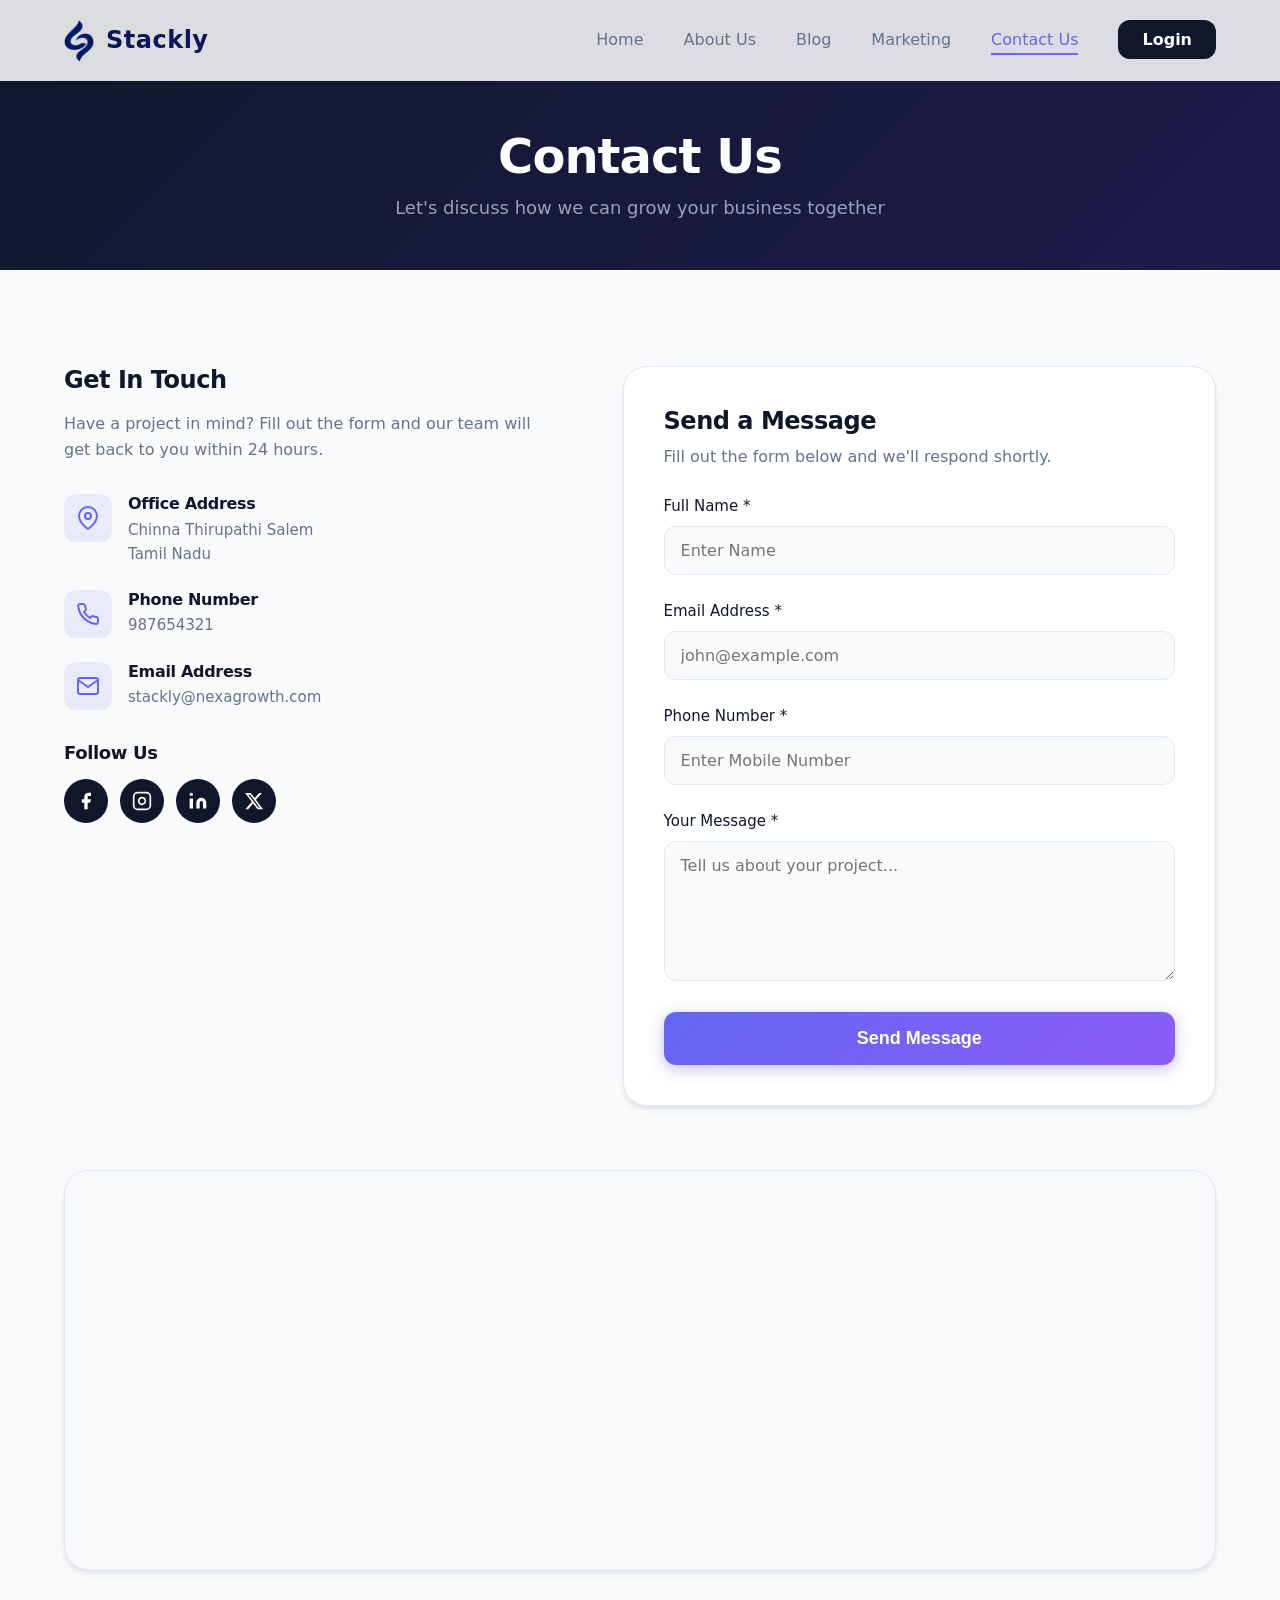
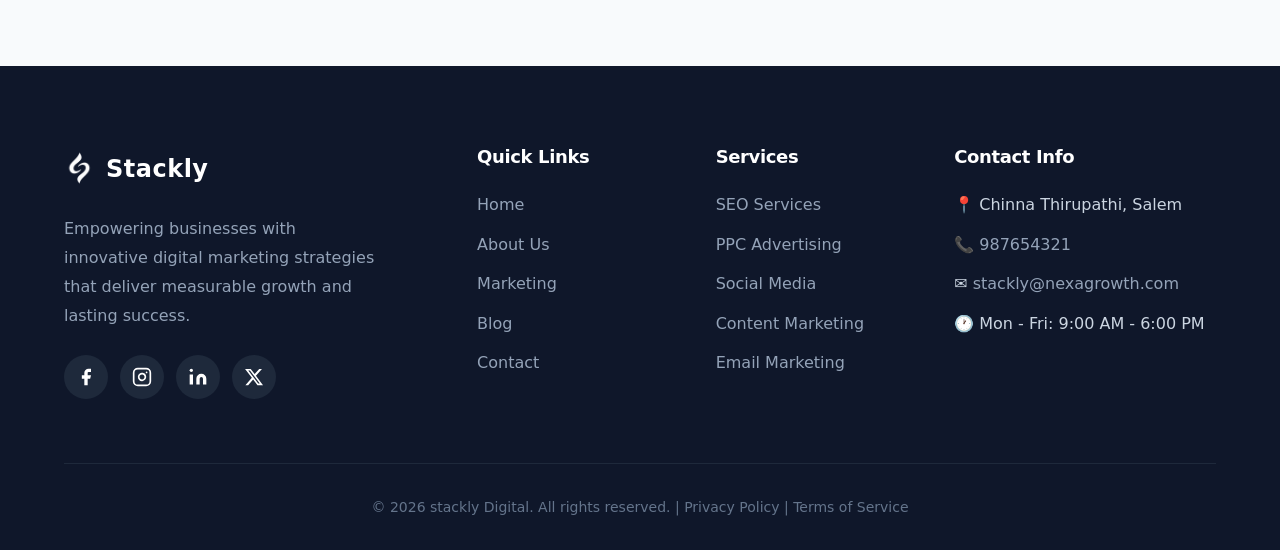
<file: contact.html>
<!DOCTYPE html>
<html lang="en">
<head>
  <meta charset="UTF-8">
  <meta name="viewport" content="width=device-width, initial-scale=1.0">
  <meta name="description" content="Contact NexaGrowth Digital for a free consultation. Reach us by phone, email, or fill out our contact form.">
  <meta name="robots" content="index, follow">
  <meta property="og:title" content="Contact Us | NexaGrowth Digital">
  <meta property="og:description" content="Get in touch with our digital marketing experts for a free strategy session.">
  <title>Contact Us | NexaGrowth Digital</title>
  <link rel="canonical" href="https://yourdomain.com/contact.html">
  <link rel="stylesheet" href="style.css">
  <script type="application/ld+json">
  {
    "@context": "https://schema.org",
    "@type": "ContactPage",
    "name": "Contact NexaGrowth Digital",
    "description": "Contact information and form for NexaGrowth Digital marketing agency.",
    "mainEntity": {
      "@type": "Organization",
      "name": "NexaGrowth Digital",
      "telephone": "+1-555-123-4567",
      "email": "hello@nexagrowth.com",
      "address": {
        "@type": "PostalAddress",
        "streetAddress": "123 Marketing Ave, Suite 400",
        "addressLocality": "New York",
        "addressRegion": "NY",
        "postalCode": "10001",
        "addressCountry": "US"
      }
    }
  }
  </script>
</head>
<body>

  <header class="header" id="header">
    <div class="container nav">
<a href="index.html" class="logo" aria-label="Home">
    <img src="ChatGPT Image Sep 7, 2026, 07_45_39 AM.webp" alt="NexaGrowth Digital Logo" class="logo-img">
    <span class="logo-text">Stackly</span>
</a>       <nav>
        <ul class="nav-links" id="navLinks">
          <li><a href="index.html" class="nav-link">Home</a></li>
          <li><a href="about.html" class="nav-link">About Us</a></li>
          <li><a href="blog.html" class="nav-link">Blog</a></li>
          <li><a href="marketing.html" class="nav-link">Marketing</a></li>
          <li><a href="contact.html" class="nav-link active">Contact Us</a></li>
          <li><a href="login.html" class="login-btn">Login</a></li>
        </ul>
      </nav>
      <button class="mobile-menu-btn" id="mobileMenuBtn" aria-label="Toggle menu" aria-expanded="false"><span class="bar"></span><span class="bar"></span><span class="bar"></span></button>
    </div>
  </header>

  <main>
    <section class="breadcrumb">
      <div class="container">
        <h1>Contact Us</h1>
        <p>Let's discuss how we can grow your business together</p>
      </div>
    </section>

    <section class="section" style="background: var(--bg-light);">
      <div class="container">
        <div class="contact-grid">
          <div class="contact-info animate">
            <h3>Get In Touch</h3>
            <p>Have a project in mind? Fill out the form and our team will get back to you within 24 hours.</p>
            
            <div class="info-item">
              <div class="info-item-icon">
                <svg width="24" height="24" viewBox="0 0 24 24" fill="none" stroke="currentColor" stroke-width="2"><path d="M21 10c0 7-9 13-9 13s-9-6-9-13a9 9 0 0 1 18 0z"></path><circle cx="12" cy="10" r="3"></circle></svg>
              </div>
              <div class="info-item-content">
                <h4>Office Address</h4>
                <p>Chinna Thirupathi Salem<br>Tamil Nadu</p>
              </div>
            </div>
            
            <div class="info-item">
              <div class="info-item-icon">
                <svg width="24" height="24" viewBox="0 0 24 24" fill="none" stroke="currentColor" stroke-width="2"><path d="M22 16.92v3a2 2 0 0 1-2.18 2 19.79 19.79 0 0 1-8.63-3.07 19.5 19.5 0 0 1-6-6 19.79 19.79 0 0 1-3.07-8.67A2 2 0 0 1 4.11 2h3a2 2 0 0 1 2 1.72 12.84 12.84 0 0 0 .7 2.81 2 2 0 0 1-.45 2.11L8.09 9.91a16 16 0 0 0 6 6l1.27-1.27a2 2 0 0 1 2.11-.45 12.84 12.84 0 0 0 2.81.7A2 2 0 0 1 22 16.92z"></path></svg>
              </div>
              <div class="info-item-content">
                <h4>Phone Number</h4>
                <p><a href="tel:+15551234567">987654321</a></p>
              </div>
            </div>
            
            <div class="info-item">
              <div class="info-item-icon">
                <svg width="24" height="24" viewBox="0 0 24 24" fill="none" stroke="currentColor" stroke-width="2"><path d="M4 4h16c1.1 0 2 .9 2 2v12c0 1.1-.9 2-2 2H4c-1.1 0-2-.9-2-2V6c0-1.1.9-2 2-2z"></path><polyline points="22,6 12,13 2,6"></polyline></svg>
              </div>
              <div class="info-item-content">
                <h4>Email Address</h4>
                <p><a href="mailto:hello@nexagrowth.com">stackly@nexagrowth.com</a></p>
              </div>
            </div>

            <div style="margin-top: 2rem;">
              <h4 style="margin-bottom: 1rem; font-size: 1.125rem;">Follow Us</h4>
              <div class="social-links">
                <a href="404.html"  class="social-icon" aria-label="Facebook" style="background: var(--primary);"><svg viewBox="0 0 24 24" fill="currentColor" width="18" height="18"><path d="M18 2h-3a5 5 0 0 0-5 5v3H7v4h3v8h4v-8h3l1-4h-4V7a1 1 0 0 1 1-1h3z"/></svg></a>
                <a href="404.html" class="social-icon" aria-label="Instagram" style="background: var(--primary);"><svg viewBox="0 0 24 24" fill="none" stroke="currentColor" stroke-width="2" width="18" height="18"><rect x="2" y="2" width="20" height="20" rx="5" ry="5"></rect><path d="M16 11.37A4 4 0 1 1 12.63 8 4 4 0 0 1 16 11.37z"></path><line x1="17.5" y1="6.5" x2="17.51" y2="6.5"></line></svg></a>
                <a href="404.html"  class="social-icon" aria-label="LinkedIn" style="background: var(--primary);"><svg viewBox="0 0 24 24" fill="currentColor" width="18" height="18"><path d="M16 8a6 6 0 0 1 6 6v7h-4v-7a2 2 0 0 0-2-2 2 2 0 0 0-2 2v7h-4v-7a6 6 0 0 1 6-6z"></path><rect x="2" y="9" width="4" height="12"></rect><circle cx="4" cy="4" r="2"></circle></svg></a>
                <a href="404.html"  class="social-icon" aria-label="X" style="background: var(--primary);"><svg viewBox="0 0 24 24" fill="currentColor" width="18" height="18"><path d="M18.244 2.25h3.308l-7.227 8.26 8.502 11.24H16.17l-5.214-6.817L4.99 21.75H1.68l7.73-8.835L1.254 2.25H8.08l4.713 6.231zm-1.161 17.52h1.833L7.084 4.126H5.117z"/></svg></a>
              </div>
            </div>
          </div>

          <div class="contact-form-wrapper animate delay-1">
            <h3 style="margin-bottom: 0.5rem; font-size: 1.5rem;">Send a Message</h3>
            <p style="color: var(--text-muted); margin-bottom: 1.5rem;">Fill out the form below and we'll respond shortly.</p>
            
            <div id="formStatus" class="form-status" role="status" aria-live="polite"></div>
            
            <form id="contactForm" novalidate>
              <div class="form-group">
                <label for="name">Full Name *</label>
                 <input
        type="text"
        id="name"
        name="name"
        placeholder="Enter Name"
        required
        oninput="this.value=this.value.replace(/[^A-Za-z\s]/g,'')">
</div>
              <div class="form-group">
                <label for="email">Email Address *</label>
                <input type="email" id="email" name="email" placeholder="john@example.com" required aria-required="true">
              </div>
              <div class="form-group">
                <label for="phone">Phone Number *</label>
                 <input
        type="tel"
        id="phone"
        name="phone"
        placeholder="Enter Mobile Number"
        maxlength="10"
        required
        oninput="this.value=this.value.replace(/[^0-9]/g,'')">
</div>
              <div class="form-group">
                <label for="message">Your Message *</label>
                <textarea id="message" name="message" placeholder="Tell us about your project..." required aria-required="true"></textarea>
              </div>
              <button type="submit" class="btn btn-primary btn-lg" style="width: 100%;">Send Message</button>
            </form>
          </div>
        </div>

        <div class="map-container animate">
          <iframe
    src="https://maps.google.com/maps?q=Chinna%20Thirupathi%20Salem&t=&z=13&ie=UTF8&iwloc=&output=embed"
    allowfullscreen=""
    loading="lazy"
    referrerpolicy="no-referrer-when-downgrade"
    title="Stackly Office Location">
</iframe>
        </div>
      </div>
    </section>
  </main>

 <footer class="footer">
    <div class="container">
      <div class="footer-grid">
        <div class="footer-brand">
      <a href="index.html" class="logo" aria-label="Home">
    <img src="white.webp" alt="NexaGrowth Digital Logo" class="logo-img">
    <span class="logo-text">Stackly</span>
</a>
          <p>Empowering businesses with innovative digital marketing strategies that deliver measurable growth and lasting success.</p>
          <div class="social-links">
            <a href="404.html"  class="social-icon" aria-label="Facebook">
              <svg viewBox="0 0 24 24" fill="currentColor"><path d="M18 2h-3a5 5 0 0 0-5 5v3H7v4h3v8h4v-8h3l1-4h-4V7a1 1 0 0 1 1-1h3z"/></svg>
            </a>
            <a href="404.html"  class="social-icon" aria-label="Instagram">
              <svg viewBox="0 0 24 24" fill="none" stroke="currentColor" stroke-width="2" stroke-linecap="round" stroke-linejoin="round"><rect x="2" y="2" width="20" height="20" rx="5" ry="5"></rect><path d="M16 11.37A4 4 0 1 1 12.63 8 4 4 0 0 1 16 11.37z"></path><line x1="17.5" y1="6.5" x2="17.51" y2="6.5"></line></svg>
            </a>
            <a href="404.html" class="social-icon" aria-label="LinkedIn">
              <svg viewBox="0 0 24 24" fill="currentColor"><path d="M16 8a6 6 0 0 1 6 6v7h-4v-7a2 2 0 0 0-2-2 2 2 0 0 0-2 2v7h-4v-7a6 6 0 0 1 6-6z"></path><rect x="2" y="9" width="4" height="12"></rect><circle cx="4" cy="4" r="2"></circle></svg>
            </a>
            <a href="404.html"  class="social-icon" aria-label="X (Twitter)">
              <svg viewBox="0 0 24 24" fill="currentColor"><path d="M18.244 2.25h3.308l-7.227 8.26 8.502 11.24H16.17l-5.214-6.817L4.99 21.75H1.68l7.73-8.835L1.254 2.25H8.08l4.713 6.231zm-1.161 17.52h1.833L7.084 4.126H5.117z"/></svg>
            </a>
            <!-- <a href="404.html"  class="social-icon" aria-label="YouTube">
              <svg viewBox="0 0 24 24" fill="currentColor"><path d="M22.54 6.42a2.78 2.78 0 0 0-1.94-2C18.88 4 12 4 12 4s-6.88 0-8.6.46a2.78 2.78 0 0 0-1.94 2A29 29 0 0 0 1 11.75a29 29 0 0 0 .46 5.33A2.78 2.78 0 0 0 3.4 19c1.72.46 8.6.46 8.6.46s6.88 0 8.6-.46a2.78 2.78 0 0 0 1.94-2 29 29 0 0 0 .46-5.25 29 29 0 0 0-.46-5.33z"></path><polygon points="9.75 15.02 15.5 11.75 9.75 8.48 9.75 15.02"></polygon></svg>
            </a>
            <a href="404.html" class="social-icon" aria-label="WhatsApp">
              <svg viewBox="0 0 24 24" fill="currentColor"><path d="M17.472 14.382c-.297-.149-1.758-.867-2.03-.967-.273-.099-.471-.148-.67.15-.197.297-.767.966-.94 1.164-.173.199-.347.223-.644.075-.297-.15-1.255-.463-2.39-1.475-.883-.788-1.48-1.761-1.653-2.059-.173-.297-.018-.458.13-.606.134-.133.298-.347.446-.52.149-.174.198-.298.298-.497.099-.198.05-.371-.025-.52-.075-.149-.669-1.612-.916-2.207-.242-.579-.487-.5-.669-.51-.173-.008-.371-.01-.57-.01-.198 0-.52.074-.792.372-.272.297-1.04 1.016-1.04 2.479 0 1.462 1.065 2.875 1.213 3.074.149.198 2.096 3.2 5.077 4.487.709.306 1.262.489 1.694.625.712.227 1.36.195 1.871.118.571-.085 1.758-.719 2.006-1.413.248-.694.248-1.289.173-1.413-.074-.124-.272-.198-.57-.347m-5.421 7.403h-.004a9.87 9.87 0 01-5.031-1.378l-.361-.214-3.741.982.998-3.648-.235-.374a9.86 9.86 0 01-1.51-5.26c.001-5.45 4.436-9.884 9.888-9.884 2.64 0 5.122 1.03 6.988 2.898a9.825 9.825 0 012.893 6.994c-.003 5.45-4.437 9.884-9.885 9.884m8.413-18.297A11.815 11.815 0 0012.05 0C5.495 0 .16 5.335.157 11.892c0 2.096.547 4.142 1.588 5.945L.057 24l6.305-1.654a11.882 11.882 0 005.683 1.448h.005c6.554 0 11.89-5.335 11.893-11.893a11.821 11.821 0 00-3.48-8.413z"/></svg>
            </a> -->
          </div>
        </div>
        
        <div>
          <h4 class="footer-title">Quick Links</h4>
          <ul class="footer-links">
            <li><a href="index.html">Home</a></li>
            <li><a href="about.html">About Us</a></li>
            <li><a href="marketing.html">Marketing</a></li>
            <li><a href="blog.html">Blog</a></li>
            <li><a href="contact.html">Contact</a></li>
          </ul>
        </div>
        
        <div>
          <h4 class="footer-title">Services</h4>
          <ul class="footer-links">
            <li><a href="404.html">SEO Services</a></li>
            <li><a href="404.html">PPC Advertising</a></li>
            <li><a href="404.html">Social Media</a></li>
            <li><a href="404.html">Content Marketing</a></li>
            <li><a href="404.html">Email Marketing</a></li>
          </ul>
        </div>
        
        <div>
          <h4 class="footer-title">Contact Info</h4>
          <ul class="footer-links">
            <li>📍  Chinna Thirupathi, Salem </li>
            <li>📞 <a href="404.html">987654321</a></li>
            <li>✉️ <a href="404.html">stackly@nexagrowth.com</a></li>
            <li>🕐 Mon - Fri: 9:00 AM - 6:00 PM</li>
          </ul>
        </div>
      </div>
      
      <div class="footer-bottom">
        <p>&copy; <span class="current-year"></span> stackly Digital. All rights reserved. | <a href="404.html" style="color: #64748b;">Privacy Policy</a> | <a href="404.html" style="color: #64748b;">Terms of Service</a></p>
      </div>
    </div>
  </footer>

  <script src="script.js"></script>
</body>
</html>
</file>
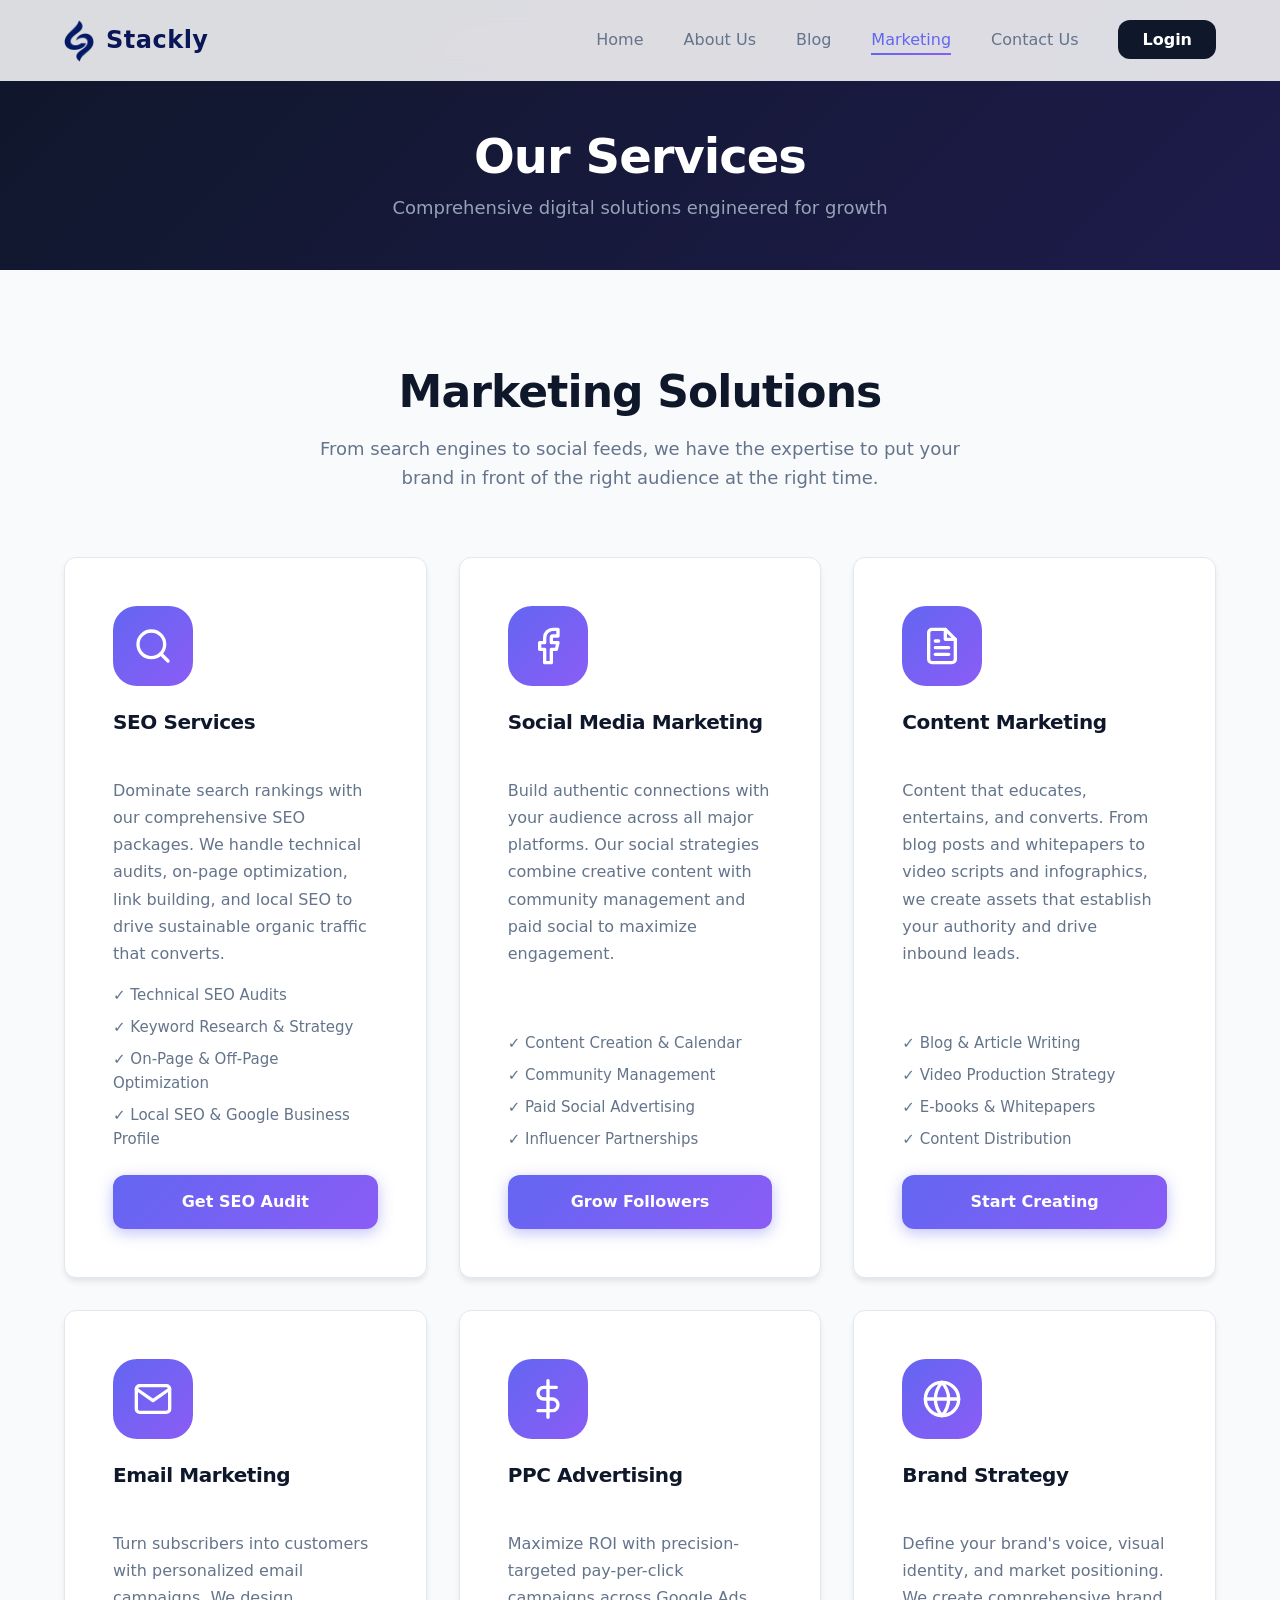
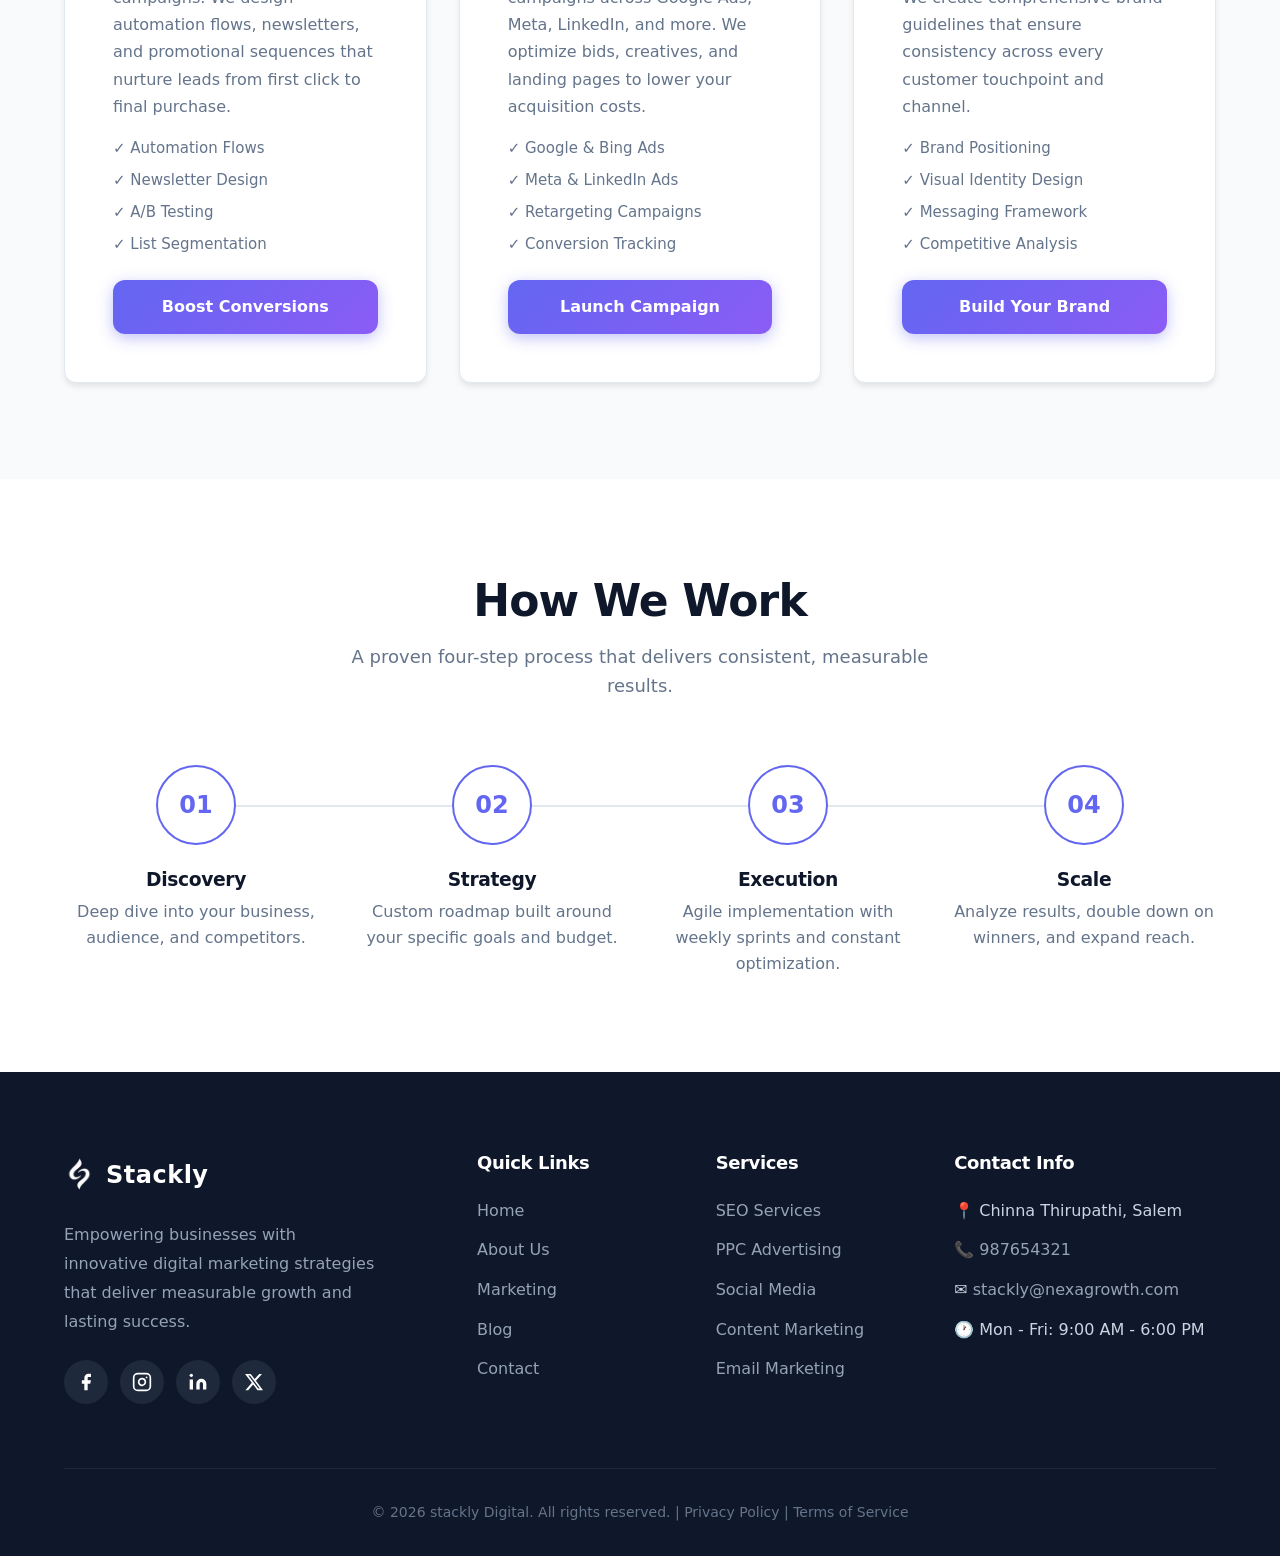
<file: marketing.html>
<!DOCTYPE html>
<html lang="en">
<head>
  <meta charset="UTF-8">
  <meta name="viewport" content="width=device-width, initial-scale=1.0">
  <meta name="description" content="Explore NexaGrowth Digital's complete suite of marketing services: SEO, PPC, Social Media, Content Marketing, Email Marketing, and Brand Strategy.">
  <meta name="robots" content="index, follow">
  <meta property="og:title" content="Digital Marketing Services | NexaGrowth">
  <meta property="og:description" content="Full-service digital marketing solutions to accelerate your business growth.">
  <title>Marketing Services | NexaGrowth Digital</title>
  <link rel="canonical" href="https://yourdomain.com/marketing.html">
  <link rel="stylesheet" href="style.css">
  <script type="application/ld+json">
  {
    "@context": "https://schema.org",
    "@type": "Service",
    "serviceType": "Digital Marketing",
    "provider": {
      "@type": "Organization",
      "name": "NexaGrowth Digital"
    },
    "areaServed": "Worldwide",
    "hasOfferCatalog": {
      "@type": "OfferCatalog",
      "name": "Marketing Services",
      "itemListElement": [
        {"@type": "Offer", "itemOffered": {"@type": "Service", "name": "SEO Services"}},
        {"@type": "Offer", "itemOffered": {"@type": "Service", "name": "PPC Advertising"}},
        {"@type": "Offer", "itemOffered": {"@type": "Service", "name": "Social Media Marketing"}},
        {"@type": "Offer", "itemOffered": {"@type": "Service", "name": "Content Marketing"}},
        {"@type": "Offer", "itemOffered": {"@type": "Service", "name": "Email Marketing"}},
        {"@type": "Offer", "itemOffered": {"@type": "Service", "name": "Brand Strategy"}}
      ]
    }
  }
  </script>
</head>
<body>

  <header class="header" id="header">
    <div class="container nav">
<a href="index.html" class="logo" aria-label="Home">
    <img src="ChatGPT Image Sep 7, 2026, 07_45_39 AM.webp" alt="NexaGrowth Digital Logo" class="logo-img">
    <span class="logo-text">Stackly</span>
</a>       <nav>
        <ul class="nav-links" id="navLinks">
          <li><a href="index.html" class="nav-link">Home</a></li>
          <li><a href="about.html" class="nav-link">About Us</a></li>
          <li><a href="blog.html" class="nav-link">Blog</a></li>
          <li><a href="marketing.html" class="nav-link active">Marketing</a></li>
          <li><a href="contact.html" class="nav-link">Contact Us</a></li>
          <li><a href="login.html" class="login-btn">Login</a></li>
        </ul>
      </nav>
      <button class="mobile-menu-btn" id="mobileMenuBtn" aria-label="Toggle menu" aria-expanded="false"><span class="bar"></span><span class="bar"></span><span class="bar"></span></button>
    </div>
  </header>

  <main>
    <section class="breadcrumb">
      <div class="container">
        <h1>Our Services</h1>
        <p>Comprehensive digital solutions engineered for growth</p>
      </div>
    </section>

    <section class="section" style="background: var(--bg-light);">
      <div class="container">
        <div class="section-header animate">
          <h2 class="section-title">Marketing Solutions</h2>
          <p class="section-subtitle">From search engines to social feeds, we have the expertise to put your brand in front of the right audience at the right time.</p>
        </div>
        
        <div class="grid-3">
          <article class="card service-card-large animate" id="seo">
            <div class="card-icon">
              <svg viewBox="0 0 24 24" fill="none" stroke="currentColor" stroke-width="2" stroke-linecap="round" stroke-linejoin="round"><circle cx="11" cy="11" r="8"></circle><line x1="21" y1="21" x2="16.65" y2="16.65"></line></svg>
            </div>
            <h3 class="card-title">SEO Services</h3>
            <p class="card-text">Dominate search rankings with our comprehensive SEO packages. We handle technical audits, on-page optimization, link building, and local SEO to drive sustainable organic traffic that converts.</p>
            <ul style="margin-top: 1rem; color: var(--text-muted); font-size: 0.9375rem; display: flex; flex-direction: column; gap: 0.5rem;">
              <li>✓ Technical SEO Audits</li>
              <li>✓ Keyword Research & Strategy</li>
              <li>✓ On-Page & Off-Page Optimization</li>
              <li>✓ Local SEO & Google Business Profile</li>
            </ul>
            <a href="404.html" class="btn btn-primary" style="margin-top: 1.5rem;">Get SEO Audit</a>
          </article>

          <article class="card service-card-large animate delay-1" id="social">
            <div class="card-icon">
              <svg viewBox="0 0 24 24" fill="none" stroke="currentColor" stroke-width="2" stroke-linecap="round" stroke-linejoin="round"><path d="M18 2h-3a5 5 0 0 0-5 5v3H7v4h3v8h4v-8h3l1-4h-4V7a1 1 0 0 1 1-1h3z"></path></svg>
            </div>
            <h3 class="card-title">Social Media Marketing</h3>
            <p class="card-text">Build authentic connections with your audience across all major platforms. Our social strategies combine creative content with community management and paid social to maximize engagement.</p>
            <ul style="margin-top: 1rem; color: var(--text-muted); font-size: 0.9375rem; display: flex; flex-direction: column; gap: 0.5rem;">
              <li>✓ Content Creation & Calendar</li>
              <li>✓ Community Management</li>
              <li>✓ Paid Social Advertising</li>
              <li>✓ Influencer Partnerships</li>
            </ul>
            <a href="404.html" class="btn btn-primary" style="margin-top: 1.5rem;">Grow Followers</a>
          </article>

          <article class="card service-card-large animate delay-2" id="content">
            <div class="card-icon">
              <svg viewBox="0 0 24 24" fill="none" stroke="currentColor" stroke-width="2" stroke-linecap="round" stroke-linejoin="round"><path d="M14 2H6a2 2 0 0 0-2 2v16a2 2 0 0 0 2 2h12a2 2 0 0 0 2-2V8z"></path><polyline points="14 2 14 8 20 8"></polyline><line x1="16" y1="13" x2="8" y2="13"></line><line x1="16" y1="17" x2="8" y2="17"></line><polyline points="10 9 9 9 8 9"></polyline></svg>
            </div>
            <h3 class="card-title">Content Marketing</h3>
            <p class="card-text">Content that educates, entertains, and converts. From blog posts and whitepapers to video scripts and infographics, we create assets that establish your authority and drive inbound leads.</p>
            <ul style="margin-top: 1rem; color: var(--text-muted); font-size: 0.9375rem; display: flex; flex-direction: column; gap: 0.5rem;">
              <li>✓ Blog & Article Writing</li>
              <li>✓ Video Production Strategy</li>
              <li>✓ E-books & Whitepapers</li>
              <li>✓ Content Distribution</li>
            </ul>
            <a href="404.html" class="btn btn-primary" style="margin-top: 1.5rem;">Start Creating</a>
          </article>

          <article class="card service-card-large animate" id="email">
            <div class="card-icon">
              <svg viewBox="0 0 24 24" fill="none" stroke="currentColor" stroke-width="2" stroke-linecap="round" stroke-linejoin="round"><path d="M4 4h16c1.1 0 2 .9 2 2v12c0 1.1-.9 2-2 2H4c-1.1 0-2-.9-2-2V6c0-1.1.9-2 2-2z"></path><polyline points="22,6 12,13 2,6"></polyline></svg>
            </div>
            <h3 class="card-title">Email Marketing</h3>
            <p class="card-text">Turn subscribers into customers with personalized email campaigns. We design automation flows, newsletters, and promotional sequences that nurture leads from first click to final purchase.</p>
            <ul style="margin-top: 1rem; color: var(--text-muted); font-size: 0.9375rem; display: flex; flex-direction: column; gap: 0.5rem;">
              <li>✓ Automation Flows</li>
              <li>✓ Newsletter Design</li>
              <li>✓ A/B Testing</li>
              <li>✓ List Segmentation</li>
            </ul>
            <a href="404.html" class="btn btn-primary" style="margin-top: 1.5rem;">Boost Conversions</a>
          </article>

          <article class="card service-card-large animate delay-1" id="ppc">
            <div class="card-icon">
              <svg viewBox="0 0 24 24" fill="none" stroke="currentColor" stroke-width="2" stroke-linecap="round" stroke-linejoin="round"><line x1="12" y1="1" x2="12" y2="23"></line><path d="M17 5H9.5a3.5 3.5 0 0 0 0 7h5a3.5 3.5 0 0 1 0 7H6"></path></svg>
            </div>
            <h3 class="card-title">PPC Advertising</h3>
            <p class="card-text">Maximize ROI with precision-targeted pay-per-click campaigns across Google Ads, Meta, LinkedIn, and more. We optimize bids, creatives, and landing pages to lower your acquisition costs.</p>
            <ul style="margin-top: 1rem; color: var(--text-muted); font-size: 0.9375rem; display: flex; flex-direction: column; gap: 0.5rem;">
              <li>✓ Google & Bing Ads</li>
              <li>✓ Meta & LinkedIn Ads</li>
              <li>✓ Retargeting Campaigns</li>
              <li>✓ Conversion Tracking</li>
            </ul>
            <a href="404.html" class="btn btn-primary" style="margin-top: 1.5rem;">Launch Campaign</a>
          </article>

          <article class="card service-card-large animate delay-2">
            <div class="card-icon">
              <svg viewBox="0 0 24 24" fill="none" stroke="currentColor" stroke-width="2" stroke-linecap="round" stroke-linejoin="round"><circle cx="12" cy="12" r="10"></circle><line x1="2" y1="12" x2="22" y2="12"></line><path d="M12 2a15.3 15.3 0 0 1 4 10 15.3 15.3 0 0 1-4 10 15.3 15.3 0 0 1-4-10 15.3 15.3 0 0 1 4-10z"></path></svg>
            </div>
            <h3 class="card-title">Brand Strategy</h3>
            <p class="card-text">Define your brand's voice, visual identity, and market positioning. We create comprehensive brand guidelines that ensure consistency across every customer touchpoint and channel.</p>
            <ul style="margin-top: 1rem; color: var(--text-muted); font-size: 0.9375rem; display: flex; flex-direction: column; gap: 0.5rem;">
              <li>✓ Brand Positioning</li>
              <li>✓ Visual Identity Design</li>
              <li>✓ Messaging Framework</li>
              <li>✓ Competitive Analysis</li>
            </ul>
            <a href="404.html" class="btn btn-primary" style="margin-top: 1.5rem;">Build Your Brand</a>
          </article>
        </div>
      </div>
    </section>

    <!-- Process -->
    <section class="section">
      <div class="container">
        <div class="section-header animate">
          <h2 class="section-title">How We Work</h2>
          <p class="section-subtitle">A proven four-step process that delivers consistent, measurable results.</p>
        </div>
        <div class="process-steps">
          <div class="process-step animate">
            <div class="step-number">01</div>
            <h3>Discovery</h3>
            <p style="color: var(--text-muted); margin-top: 0.5rem;">Deep dive into your business, audience, and competitors.</p>
          </div>
          <div class="process-step animate delay-1">
            <div class="step-number">02</div>
            <h3>Strategy</h3>
            <p style="color: var(--text-muted); margin-top: 0.5rem;">Custom roadmap built around your specific goals and budget.</p>
          </div>
          <div class="process-step animate delay-2">
            <div class="step-number">03</div>
            <h3>Execution</h3>
            <p style="color: var(--text-muted); margin-top: 0.5rem;">Agile implementation with weekly sprints and constant optimization.</p>
          </div>
          <div class="process-step animate delay-3">
            <div class="step-number">04</div>
            <h3>Scale</h3>
            <p style="color: var(--text-muted); margin-top: 0.5rem;">Analyze results, double down on winners, and expand reach.</p>
          </div>
        </div>
      </div>
    </section>
  </main>

 <footer class="footer">
    <div class="container">
      <div class="footer-grid">
        <div class="footer-brand">
      <a href="index.html" class="logo" aria-label="Home">
    <img src="white.webp" alt="NexaGrowth Digital Logo" class="logo-img">
    <span class="logo-text">Stackly</span>
</a>
          <p>Empowering businesses with innovative digital marketing strategies that deliver measurable growth and lasting success.</p>
          <div class="social-links">
            <a href="404.html"  class="social-icon" aria-label="Facebook">
              <svg viewBox="0 0 24 24" fill="currentColor"><path d="M18 2h-3a5 5 0 0 0-5 5v3H7v4h3v8h4v-8h3l1-4h-4V7a1 1 0 0 1 1-1h3z"/></svg>
            </a>
            <a href="404.html"  class="social-icon" aria-label="Instagram">
              <svg viewBox="0 0 24 24" fill="none" stroke="currentColor" stroke-width="2" stroke-linecap="round" stroke-linejoin="round"><rect x="2" y="2" width="20" height="20" rx="5" ry="5"></rect><path d="M16 11.37A4 4 0 1 1 12.63 8 4 4 0 0 1 16 11.37z"></path><line x1="17.5" y1="6.5" x2="17.51" y2="6.5"></line></svg>
            </a>
            <a href="404.html" class="social-icon" aria-label="LinkedIn">
              <svg viewBox="0 0 24 24" fill="currentColor"><path d="M16 8a6 6 0 0 1 6 6v7h-4v-7a2 2 0 0 0-2-2 2 2 0 0 0-2 2v7h-4v-7a6 6 0 0 1 6-6z"></path><rect x="2" y="9" width="4" height="12"></rect><circle cx="4" cy="4" r="2"></circle></svg>
            </a>
            <a href="404.html"  class="social-icon" aria-label="X (Twitter)">
              <svg viewBox="0 0 24 24" fill="currentColor"><path d="M18.244 2.25h3.308l-7.227 8.26 8.502 11.24H16.17l-5.214-6.817L4.99 21.75H1.68l7.73-8.835L1.254 2.25H8.08l4.713 6.231zm-1.161 17.52h1.833L7.084 4.126H5.117z"/></svg>
            </a>
            <!-- <a href="404.html"  class="social-icon" aria-label="YouTube">
              <svg viewBox="0 0 24 24" fill="currentColor"><path d="M22.54 6.42a2.78 2.78 0 0 0-1.94-2C18.88 4 12 4 12 4s-6.88 0-8.6.46a2.78 2.78 0 0 0-1.94 2A29 29 0 0 0 1 11.75a29 29 0 0 0 .46 5.33A2.78 2.78 0 0 0 3.4 19c1.72.46 8.6.46 8.6.46s6.88 0 8.6-.46a2.78 2.78 0 0 0 1.94-2 29 29 0 0 0 .46-5.25 29 29 0 0 0-.46-5.33z"></path><polygon points="9.75 15.02 15.5 11.75 9.75 8.48 9.75 15.02"></polygon></svg>
            </a>
            <a href="404.html" class="social-icon" aria-label="WhatsApp">
              <svg viewBox="0 0 24 24" fill="currentColor"><path d="M17.472 14.382c-.297-.149-1.758-.867-2.03-.967-.273-.099-.471-.148-.67.15-.197.297-.767.966-.94 1.164-.173.199-.347.223-.644.075-.297-.15-1.255-.463-2.39-1.475-.883-.788-1.48-1.761-1.653-2.059-.173-.297-.018-.458.13-.606.134-.133.298-.347.446-.52.149-.174.198-.298.298-.497.099-.198.05-.371-.025-.52-.075-.149-.669-1.612-.916-2.207-.242-.579-.487-.5-.669-.51-.173-.008-.371-.01-.57-.01-.198 0-.52.074-.792.372-.272.297-1.04 1.016-1.04 2.479 0 1.462 1.065 2.875 1.213 3.074.149.198 2.096 3.2 5.077 4.487.709.306 1.262.489 1.694.625.712.227 1.36.195 1.871.118.571-.085 1.758-.719 2.006-1.413.248-.694.248-1.289.173-1.413-.074-.124-.272-.198-.57-.347m-5.421 7.403h-.004a9.87 9.87 0 01-5.031-1.378l-.361-.214-3.741.982.998-3.648-.235-.374a9.86 9.86 0 01-1.51-5.26c.001-5.45 4.436-9.884 9.888-9.884 2.64 0 5.122 1.03 6.988 2.898a9.825 9.825 0 012.893 6.994c-.003 5.45-4.437 9.884-9.885 9.884m8.413-18.297A11.815 11.815 0 0012.05 0C5.495 0 .16 5.335.157 11.892c0 2.096.547 4.142 1.588 5.945L.057 24l6.305-1.654a11.882 11.882 0 005.683 1.448h.005c6.554 0 11.89-5.335 11.893-11.893a11.821 11.821 0 00-3.48-8.413z"/></svg>
            </a> -->
          </div>
        </div>
        
        <div>
          <h4 class="footer-title">Quick Links</h4>
          <ul class="footer-links">
            <li><a href="index.html">Home</a></li>
            <li><a href="about.html">About Us</a></li>
            <li><a href="marketing.html">Marketing</a></li>
            <li><a href="blog.html">Blog</a></li>
            <li><a href="contact.html">Contact</a></li>
          </ul>
        </div>
        
        <div>
          <h4 class="footer-title">Services</h4>
          <ul class="footer-links">
            <li><a href="404.html">SEO Services</a></li>
            <li><a href="404.html">PPC Advertising</a></li>
            <li><a href="404.html">Social Media</a></li>
            <li><a href="404.html">Content Marketing</a></li>
            <li><a href="404.html">Email Marketing</a></li>
          </ul>
        </div>
        
        <div>
          <h4 class="footer-title">Contact Info</h4>
          <ul class="footer-links">
            <li>📍  Chinna Thirupathi, Salem </li>
            <li>📞 <a href="404.html">987654321</a></li>
            <li>✉️ <a href="404.html">stackly@nexagrowth.com</a></li>
            <li>🕐 Mon - Fri: 9:00 AM - 6:00 PM</li>
          </ul>
        </div>
      </div>
      
      <div class="footer-bottom">
        <p>&copy; <span class="current-year"></span> stackly Digital. All rights reserved. | <a href="404.html" style="color: #64748b;">Privacy Policy</a> | <a href="404.html" style="color: #64748b;">Terms of Service</a></p>
      </div>
    </div>
  </footer>

  <script src="script.js"></script>
</body>
</html>
</file>
<file: style.css>
/* ============================================
   NEXAGROWTH DIGITAL - GLOBAL STYLES
   Modern, responsive, SEO-friendly stylesheet
   ============================================ */

/* CSS Custom Properties */
:root {
  --primary: #0f172a;
  --secondary: #1e293b;
  --accent: #6366f1;
  --accent-light: #818cf8;
  --accent-hover: #4f46e5;
  --text-light: #f8fafc;
  --text-dark: #0f172a;
  --text-muted: #64748b;
  --bg-light: #f8fafc;
  --bg-white: #ffffff;
  --border: #e2e8f0;
  --shadow: 0 4px 6px -1px rgb(0 0 0 / 0.1);
  --shadow-lg: 0 20px 25px -5px rgb(0 0 0 / 0.1);
  --radius: 0.75rem;
  --radius-lg: 1.5rem;
  --transition: all 0.3s cubic-bezier(0.4, 0, 0.2, 1);
  --container: 1200px;
}

/* Reset & Base */
*,
*::before,
*::after {
  margin: 0;
  padding: 0;
  box-sizing: border-box;
}

html {
  scroll-behavior: smooth;
  font-size: 16px;
}

body {
  font-family: 'Inter', system-ui, -apple-system, BlinkMacSystemFont, 'Segoe UI', Roboto, sans-serif;
  line-height: 1.6;
  color: var(--text-dark);
  background: var(--bg-white);
  overflow-x: hidden;
  -webkit-font-smoothing: antialiased;
}

/* Typography */
h1, h2, h3, h4, h5, h6 {
  line-height: 1.2;
  font-weight: 700;
  letter-spacing: -0.02em;
}

a {
  text-decoration: none;
  color: inherit;
  transition: var(--transition);
}

img, picture, video, canvas, svg {
  display: block;
  max-width: 100%;
  height: auto;
}

ul, ol {
  list-style: none;
}

/* Utility Classes */
.container {
  max-width: var(--container);
  margin: 0 auto;
  padding: 0 1.5rem;
}

.section {
  padding: 6rem 0;
}

.section-header {
  text-align: center;
  max-width: 640px;
  margin: 0 auto 4rem;
}

.section-title {
  font-size: clamp(1.875rem, 4vw, 2.75rem);
  margin-bottom: 1rem;
  color: var(--primary);
}

.section-subtitle {
  color: var(--text-muted);
  font-size: 1.125rem;
}

/* Buttons */
.btn {
  display: inline-flex;
  align-items: center;
  justify-content: center;
  gap: 0.5rem;
  padding: 0.875rem 2rem;
  border-radius: var(--radius);
  font-weight: 600;
  font-size: 1rem;
  border: none;
  cursor: pointer;
  transition: var(--transition);
  text-align: center;
}

.btn-primary {
  background: linear-gradient(135deg, var(--accent), #8b5cf6);
  color: white;
  box-shadow: 0 4px 15px rgba(99, 102, 241, 0.4);
}

.btn-primary:hover {
  transform: translateY(-2px);
  box-shadow: 0 8px 25px rgba(99, 102, 241, 0.5);
}

.btn-secondary {
  background: var(--primary);
  color: white;
}

.btn-secondary:hover {
  background: var(--accent);
  transform: translateY(-2px);
}

.btn-outline {
  background: transparent;
  color: var(--primary);
  border: 2px solid var(--border);
}

.btn-outline:hover {
  border-color: var(--accent);
  color: var(--accent);
  transform: translateY(-2px);
}

.btn-lg {
  padding: 1rem 2.5rem;
  font-size: 1.125rem;
}

/* Header & Navigation */
.header {
  position: fixed;
  top: 0;
  left: 0;
  width: 100%;
  z-index: 1000;
  background: rgba(255, 255, 255, 0.85);
  backdrop-filter: blur(12px);
  -webkit-backdrop-filter: blur(12px);
  border-bottom: 1px solid transparent;
  transition: var(--transition);
}

.header.scrolled {
  border-color: var(--border);
  box-shadow: var(--shadow);
  background: rgba(255, 255, 255, 0.95);
}

.nav {
  display: flex;
  align-items: center;
  justify-content: space-between;
  height: 80px;
}

.logo {
  display: flex;
  align-items: center;
  gap: 0.75rem;
  font-weight: 800;
  font-size: 1.5rem;
  color: var(--primary);
}

.logo-icon {
  width: 42px;
  height: 42px;
  background: linear-gradient(135deg, var(--accent), #8b5cf6);
  border-radius: 12px;
  display: grid;
  place-items: center;
  color: white;
  font-weight: 900;
  font-size: 1.25rem;
  flex-shrink: 0;
}

.logo:hover {
  opacity: 0.9;
}

.nav-links {
  display: flex;
  align-items: center;
  gap: 2.5rem;
}

.nav-link {
  font-weight: 500;
  color: var(--text-muted);
  position: relative;
  padding: 0.25rem 0;
}

.nav-link::after {
  content: '';
  position: absolute;
  bottom: -2px;
  left: 0;
  width: 0;
  height: 2px;
  background: linear-gradient(90deg, var(--accent), #8b5cf6);
  transition: var(--transition);
}

.nav-link:hover,
.nav-link.active {
  color: var(--accent);
}

.nav-link:hover::after,
.nav-link.active::after {
  width: 100%;
}

.login-btn {
  background: var(--primary);
  color: white;
  padding: 0.625rem 1.5rem;
  border-radius: var(--radius);
  font-weight: 600;
  transition: var(--transition);
}

.login-btn:hover {
  background: var(--accent);
  transform: translateY(-1px);
}

.mobile-menu-btn {
  display: none;
  flex-direction: column;
  justify-content: center;
  gap: 5px;
  width: 32px;
  height: 32px;
  background: none;
  border: none;
  cursor: pointer;
  padding: 0;
}

.bar {
  display: block;
  width: 24px;
  height: 2px;
  background: var(--primary);
  border-radius: 2px;
  transition: var(--transition);
  margin: 0 auto;
}

/* Hero Section */
.hero {
  min-height: 100vh;
  display: flex;
  align-items: center;
  padding-top: 80px;
  background: linear-gradient(135deg, #f8fafc 0%, #e0e7ff 50%, #f3e8ff 100%);
  position: relative;
  overflow: hidden;
}

.hero::before {
  content: '';
  position: absolute;
  top: -20%;
  right: -10%;
  width: 800px;
  height: 800px;
  background: radial-gradient(circle, rgba(99, 102, 241, 0.12) 0%, transparent 70%);
  border-radius: 50%;
  pointer-events: none;
}

.hero::after {
  content: '';
  position: absolute;
  bottom: -10%;
  left: -5%;
  width: 600px;
  height: 600px;
  background: radial-gradient(circle, rgba(139, 92, 246, 0.08) 0%, transparent 70%);
  border-radius: 50%;
  pointer-events: none;
}

.hero-content {
  display: grid;
  grid-template-columns: 1fr 1fr;
  gap: 4rem;
  align-items: center;
  position: relative;
  z-index: 1;
}

.hero-badge {
  display: inline-flex;
  align-items: center;
  gap: 0.5rem;
  background: white;
  border: 1px solid var(--border);
  padding: 0.5rem 1rem;
  border-radius: 50px;
  font-size: 0.875rem;
  font-weight: 600;
  color: var(--accent);
  margin-bottom: 1.5rem;
  box-shadow: var(--shadow);
}

.hero-title {
  font-size: clamp(2.5rem, 5vw, 4rem);
  background: linear-gradient(135deg, var(--primary), var(--accent));
  -webkit-background-clip: text;
  -webkit-text-fill-color: transparent;
  background-clip: text;
  margin-bottom: 1.5rem;
  line-height: 1.1;
}

.hero-text {
  font-size: 1.125rem;
  color: var(--text-muted);
  margin-bottom: 2.5rem;
  max-width: 520px;
}

.hero-btns {
  display: flex;
  gap: 1rem;
  flex-wrap: wrap;
}

.hero-visual {
  position: relative;
  display: flex;
  justify-content: center;
  align-items: center;
}

.hero-image-placeholder {
  width: 100%;
  aspect-ratio: 4/3;
  background: linear-gradient(135deg, #c7d2fe, #ddd6fe);
  border-radius: var(--radius-lg);
  display: flex;
  align-items: center;
  justify-content: center;
  box-shadow: var(--shadow-lg);
  border: 2px solid rgba(255, 255, 255, 0.6);
  position: relative;
  overflow: hidden;
}

.hero-image-placeholder svg {
  width: 140px;
  height: 140px;
  opacity: 0.25;
  color: var(--accent);
}

/* Cards */
.card {
  background: var(--bg-white);
  border-radius: var(--radius);
  padding: 2.5rem;
  border: 1px solid var(--border);
  transition: var(--transition);
  box-shadow: var(--shadow);
  height: 100%;
  display: flex;
  flex-direction: column;
}

.card:hover {
  transform: translateY(-8px);
  box-shadow: var(--shadow-lg);
  border-color: transparent;
}

.card-icon {
  width: 64px;
  height: 64px;
  background: linear-gradient(135deg, var(--accent), #8b5cf6);
  border-radius: 1rem;
  display: grid;
  place-items: center;
  color: white;
  margin-bottom: 1.5rem;
  flex-shrink: 0;
}

.card-icon svg {
  width: 32px;
  height: 32px;
}

.card-title {
  font-size: 1.25rem;
  margin-bottom: 0.75rem;
  color: var(--primary);
}

.card-text {
  color: var(--text-muted);
  font-size: 1rem;
  line-height: 1.7;
  flex-grow: 1;
}

.card-link {
  display: inline-flex;
  align-items: center;
  gap: 0.25rem;
  margin-top: 1.5rem;
  font-weight: 600;
  color: var(--accent);
}

.card-link:hover {
  gap: 0.5rem;
}

/* Grid Layouts */
.grid-2 {
  display: grid;
  grid-template-columns: repeat(auto-fit, minmax(300px, 1fr));
  gap: 2rem;
}

.grid-3 {
  display: grid;
  grid-template-columns: repeat(auto-fit, minmax(280px, 1fr));
  gap: 2rem;
}

.grid-4 {
  display: grid;
  grid-template-columns: repeat(auto-fit, minmax(250px, 1fr));
  gap: 2rem;
}

/* Stats Section */
.stats {
  background: var(--primary);
  color: white;
  position: relative;
  overflow: hidden;
}

.stats-grid {
  display: grid;
  grid-template-columns: repeat(auto-fit, minmax(200px, 1fr));
  gap: 3rem;
  text-align: center;
  position: relative;
  z-index: 1;
}

.stat-item {
  padding: 1rem;
}

.stat-number {
  font-size: clamp(2.5rem, 4vw, 3.5rem);
  font-weight: 800;
  background: linear-gradient(135deg, #818cf8, #c084fc);
  -webkit-background-clip: text;
  -webkit-text-fill-color: transparent;
  background-clip: text;
  line-height: 1;
  margin-bottom: 0.5rem;
}

.stat-label {
  color: #94a3b8;
  font-size: 1rem;
}

/* Blog Specific */
.blog-featured {
  display: grid;
  grid-template-columns: 1.2fr 1fr;
  gap: 3rem;
  align-items: center;
  margin-bottom: 4rem;
  background: var(--bg-white);
  border-radius: var(--radius-lg);
  overflow: hidden;
  border: 1px solid var(--border);
  box-shadow: var(--shadow);
}

.blog-featured-image {
  height: 100%;
  min-height: 400px;
  background: linear-gradient(135deg, #c7d2fe, #e9d5ff);
  display: flex;
  align-items: center;
  justify-content: center;
  position: relative;
}

.blog-featured-content {
  padding: 3rem;
}

.blog-meta {
  display: flex;
  gap: 1rem;
  color: var(--text-muted);
  font-size: 0.875rem;
  margin-bottom: 1rem;
}

.blog-meta span {
  display: flex;
  align-items: center;
  gap: 0.25rem;
}

.category-tag {
  display: inline-block;
  padding: 0.25rem 0.75rem;
  background: rgba(99, 102, 241, 0.1);
  color: var(--accent);
  border-radius: 50px;
  font-size: 0.75rem;
  font-weight: 600;
  text-transform: uppercase;
  letter-spacing: 0.05em;
  margin-bottom: 1rem;
}

.blog-controls {
  display: flex;
  flex-wrap: wrap;
  gap: 1rem;
  justify-content: space-between;
  align-items: center;
  margin-bottom: 3rem;
}

.search-box {
  position: relative;
  flex: 1;
  min-width: 280px;
  max-width: 400px;
}

.search-box input {
  width: 100%;
  padding: 0.875rem 1rem 0.875rem 3rem;
  border: 1px solid var(--border);
  border-radius: var(--radius);
  font-family: inherit;
  font-size: 1rem;
  transition: var(--transition);
  background: white;
}

.search-box input:focus {
  outline: none;
  border-color: var(--accent);
  box-shadow: 0 0 0 3px rgba(99, 102, 241, 0.1);
}

.search-box svg {
  position: absolute;
  left: 1rem;
  top: 50%;
  transform: translateY(-50%);
  color: var(--text-muted);
  width: 20px;
  height: 20px;
}

.category-filters {
  display: flex;
  gap: 0.5rem;
  flex-wrap: wrap;
}

.category-btn {
  padding: 0.5rem 1rem;
  border: 1px solid var(--border);
  background: white;
  border-radius: 50px;
  font-family: inherit;
  font-size: 0.875rem;
  font-weight: 500;
  cursor: pointer;
  transition: var(--transition);
  color: var(--text-muted);
}

.category-btn:hover,
.category-btn.active {
  background: var(--accent);
  color: white;
  border-color: var(--accent);
}

.blog-card {
  background: var(--bg-white);
  border-radius: var(--radius);
  overflow: hidden;
  border: 1px solid var(--border);
  transition: var(--transition);
  box-shadow: var(--shadow);
  display: flex;
  flex-direction: column;
}

.blog-card:hover {
  transform: translateY(-5px);
  box-shadow: var(--shadow-lg);
  border-color: transparent;
}

.blog-card-image {
  height: 220px;
  background: linear-gradient(135deg, #e0e7ff, #f3e8ff);
  display: flex;
  align-items: center;
  justify-content: center;
  position: relative;
}

.blog-card-image svg {
  opacity: 0.3;
  color: var(--accent);
}

.blog-card-content {
  padding: 1.5rem;
  flex-grow: 1;
  display: flex;
  flex-direction: column;
}

.blog-card .card-title {
  font-size: 1.125rem;
  margin-bottom: 0.5rem;
}

.blog-card .card-text {
  font-size: 0.9375rem;
  margin-bottom: 1rem;
}

.read-more {
  margin-top: auto;
  font-weight: 600;
  color: var(--accent);
  display: inline-flex;
  align-items: center;
  gap: 0.25rem;
}

.read-more:hover {
  gap: 0.5rem;
}

/* Contact Page */
.contact-grid {
  display: grid;
  grid-template-columns: 1fr 1.2fr;
  gap: 4rem;
  align-items: start;
}

.contact-info h3 {
  font-size: 1.5rem;
  margin-bottom: 1rem;
}

.contact-info > p {
  color: var(--text-muted);
  margin-bottom: 2rem;
}

.info-item {
  display: flex;
  gap: 1rem;
  margin-bottom: 1.5rem;
  align-items: flex-start;
}

.info-item-icon {
  width: 48px;
  height: 48px;
  background: rgba(99, 102, 241, 0.1);
  border-radius: 12px;
  display: grid;
  place-items: center;
  color: var(--accent);
  flex-shrink: 0;
}

.info-item-content h4 {
  font-size: 1rem;
  margin-bottom: 0.25rem;
}

.info-item-content p {
  color: var(--text-muted);
  font-size: 0.9375rem;
}

.contact-form-wrapper {
  background: var(--bg-white);
  padding: 2.5rem;
  border-radius: var(--radius-lg);
  border: 1px solid var(--border);
  box-shadow: var(--shadow);
}

.form-group {
  margin-bottom: 1.5rem;
}

.form-group label {
  display: block;
  margin-bottom: 0.5rem;
  font-weight: 500;
  font-size: 0.9375rem;
}

.form-group input,
.form-group textarea {
  width: 100%;
  padding: 0.875rem 1rem;
  border: 1px solid var(--border);
  border-radius: var(--radius);
  font-family: inherit;
  font-size: 1rem;
  transition: var(--transition);
  background: var(--bg-light);
}

.form-group input:focus,
.form-group textarea:focus {
  outline: none;
  border-color: var(--accent);
  box-shadow: 0 0 0 3px rgba(99, 102, 241, 0.1);
  background: white;
}

.form-group textarea {
  resize: vertical;
  min-height: 140px;
}

.form-status {
  padding: 1rem;
  border-radius: var(--radius);
  margin-bottom: 1rem;
  font-weight: 500;
  display: none;
}

.form-status.success {
  display: block;
  background: #dcfce7;
  color: #166534;
  border: 1px solid #86efac;
}

.form-status.error {
  display: block;
  background: #fee2e2;
  color: #991b1b;
  border: 1px solid #fca5a5;
}

.map-container {
  margin-top: 4rem;
  border-radius: var(--radius-lg);
  overflow: hidden;
  border: 1px solid var(--border);
  box-shadow: var(--shadow);
  height: 400px;
  background: var(--bg-light);
}

.map-container iframe {
  width: 100%;
  height: 100%;
  border: 0;
  filter: grayscale(20%);
}

/* Login Page */
.login-page {
  min-height: 100vh;
  display: grid;
  grid-template-columns: 1fr 1fr;
  background: var(--bg-light);
}

.login-visual {
  background: linear-gradient(135deg, var(--primary), #312e81);
  display: flex;
  flex-direction: column;
  justify-content: center;
  align-items: center;
  padding: 4rem;
  color: white;
  position: relative;
  overflow: hidden;
}

.login-visual::before {
  content: '';
  position: absolute;
  top: -50%;
  left: -50%;
  width: 200%;
  height: 200%;
  background: radial-gradient(circle, rgba(99, 102, 241, 0.3) 0%, transparent 60%);
  animation: pulse 8s ease-in-out infinite;
}

@keyframes pulse {
  0%, 100% { transform: scale(1); opacity: 0.5; }
  50% { transform: scale(1.1); opacity: 0.8; }
}

.login-visual-content {
  position: relative;
  z-index: 1;
  text-align: center;
  max-width: 400px;
}

.login-visual h2 {
  font-size: 2.5rem;
  margin-bottom: 1rem;
}

.login-visual p {
  color: #cbd5e1;
  font-size: 1.125rem;
}

.login-form-section {
  display: flex;
  flex-direction: column;
  justify-content: center;
  align-items: center;
  padding: 4rem 2rem;
}

.login-box {
  width: 100%;
  max-width: 440px;
}

.login-box .logo {
  justify-content: center;
  margin-bottom: 2rem;
}

.login-box h1 {
  text-align: center;
  margin-bottom: 0.5rem;
  font-size: 1.875rem;
}

.login-box > p {
  text-align: center;
  color: var(--text-muted);
  margin-bottom: 2rem;
}

.login-form .form-group input {
  background: white;
}

.form-options {
  display: flex;
  justify-content: space-between;
  align-items: center;
  margin-bottom: 1.5rem;
  font-size: 0.875rem;
}

.remember {
  display: flex;
  align-items: center;
  gap: 0.5rem;
  color: var(--text-muted);
  cursor: pointer;
}

.remember input {
  width: auto;
  accent-color: var(--accent);
}

.forgot-link {
  color: var(--accent);
  font-weight: 500;
}

.forgot-link:hover {
  text-decoration: underline;
}

.form-footer {
  text-align: center;
  margin-top: 1.5rem;
  color: var(--text-muted);
  font-size: 0.9375rem;
}

.form-footer a {
  color: var(--accent);
  font-weight: 600;
}

/* 404 Page */
.error-page {
  min-height: 100vh;
  display: flex;
  align-items: center;
  justify-content: center;
  text-align: center;
  padding: 2rem;
  background: linear-gradient(135deg, #f8fafc, #e0e7ff);
}

.error-content {
  max-width: 600px;
}

.error-code {
  font-size: clamp(6rem, 15vw, 10rem);
  font-weight: 900;
  background: linear-gradient(135deg, var(--accent), #8b5cf6);
  -webkit-background-clip: text;
  -webkit-text-fill-color: transparent;
  background-clip: text;
  line-height: 1;
  margin-bottom: 1rem;
  display: inline-block;
  animation: float 6s ease-in-out infinite;
}

@keyframes float {
  0%, 100% { transform: translateY(0); }
  50% { transform: translateY(-20px); }
}

.error-content h2 {
  font-size: 2rem;
  margin-bottom: 1rem;
  color: var(--primary);
}

.error-content p {
  color: var(--text-muted);
  font-size: 1.125rem;
  margin-bottom: 2.5rem;
}

/* Footer */
.footer {
  background: var(--primary);
  color: #cbd5e1;
  padding-top: 5rem;
}

.footer-grid {
  display: grid;
  grid-template-columns: 2fr 1fr 1fr 1.5fr;
  gap: 4rem;
  padding-bottom: 4rem;
  border-bottom: 1px solid var(--secondary);
}

.footer-brand .logo {
  color: white;
  margin-bottom: 1.5rem;
}

.footer-brand p {
  line-height: 1.8;
  margin-bottom: 1.5rem;
  max-width: 320px;
  color: #94a3b8;
}

.footer-title {
  color: white;
  font-size: 1.125rem;
  margin-bottom: 1.5rem;
  font-weight: 600;
}

.footer-links li {
  margin-bottom: 0.875rem;
}

.footer-links a {
  color: #94a3b8;
  transition: var(--transition);
  display: inline-block;
}

.footer-links a:hover {
  color: var(--accent-light);
  transform: translateX(4px);
}

.social-links {
  display: flex;
  gap: 0.75rem;
  flex-wrap: wrap;
}

.social-icon {
  width: 44px;
  height: 44px;
  border-radius: 50%;
  background: var(--secondary);
  display: grid;
  place-items: center;
  transition: var(--transition);
  color: white;
}

.social-icon:hover {
  background: var(--accent);
  transform: translateY(-4px);
  box-shadow: 0 4px 12px rgba(99, 102, 241, 0.4);
}

.social-icon svg {
  width: 20px;
  height: 20px;
}

.footer-bottom {
  padding: 2rem 0;
  text-align: center;
  color: #64748b;
  font-size: 0.875rem;
}

/* Scroll Animations */
.animate {
  opacity: 0;
  transform: translateY(40px);
  transition: opacity 0.7s ease, transform 0.7s ease;
}

.animate.visible {
  opacity: 1;
  transform: translateY(0);
}

.delay-1 { transition-delay: 0.1s; }
.delay-2 { transition-delay: 0.2s; }
.delay-3 { transition-delay: 0.3s; }
.delay-4 { transition-delay: 0.4s; }

/* Breadcrumb */
.breadcrumb {
  padding: 8rem 0 3rem;
  background: linear-gradient(135deg, var(--primary), #1e1b4b);
  color: white;
  text-align: center;
}

.breadcrumb h1 {
  font-size: clamp(2rem, 4vw, 3rem);
  margin-bottom: 0.5rem;
}

.breadcrumb p {
  color: #94a3b8;
  font-size: 1.125rem;
}

/* About Page Specific */
.about-story {
  display: grid;
  grid-template-columns: 1fr 1fr;
  gap: 4rem;
  align-items: center;
}

.about-image {
  border-radius: var(--radius-lg);
  overflow: hidden;
  box-shadow: var(--shadow-lg);
  background: linear-gradient(135deg, #c7d2fe, #ddd6fe);
  aspect-ratio: 4/3;
  display: flex;
  align-items: center;
  justify-content: center;
}

.values-grid {
  margin-top: 3rem;
}

.value-card {
  text-align: center;
  padding: 2rem;
}

.value-icon {
  width: 64px;
  height: 64px;
  background: rgba(99, 102, 241, 0.1);
  border-radius: 50%;
  display: grid;
  place-items: center;
  margin: 0 auto 1rem;
  color: var(--accent);
}

/* Services Page */
.service-card-large {
  padding: 3rem;
}

.service-card-large .card-icon {
  width: 80px;
  height: 80px;
  border-radius: 1.5rem;
}

.service-card-large .card-icon svg {
  width: 40px;
  height: 40px;
}

.process-steps {
  display: flex;
  justify-content: space-between;
  gap: 2rem;
  margin-top: 4rem;
  position: relative;
}

.process-steps::before {
  content: '';
  position: absolute;
  top: 40px;
  left: 10%;
  width: 80%;
  height: 2px;
  background: var(--border);
  z-index: 0;
}

.process-step {
  text-align: center;
  flex: 1;
  position: relative;
  z-index: 1;
}

.step-number {
  width: 80px;
  height: 80px;
  background: white;
  border: 2px solid var(--accent);
  border-radius: 50%;
  display: grid;
  place-items: center;
  font-size: 1.5rem;
  font-weight: 800;
  color: var(--accent);
  margin: 0 auto 1.5rem;
}

/* Reduced Motion */
@media (prefers-reduced-motion: reduce) {
  *,
  *::before,
  *::after {
    animation-duration: 0.01ms !important;
    animation-iteration-count: 1 !important;
    transition-duration: 0.01ms !important;
  }
  html {
    scroll-behavior: auto;
  }
}

/* Responsive */
@media (max-width: 1024px) {
  .footer-grid {
    grid-template-columns: 1fr 1fr;
    gap: 3rem;
  }
  .process-steps {
    flex-direction: column;
  }
  .process-steps::before {
    display: none;
  }
}

@media (max-width: 768px) {
  .nav-links {
    position: fixed;
    top: 80px;
    left: 0;
    width: 100%;
    background: rgba(255, 255, 255, 0.98);
    backdrop-filter: blur(12px);
    flex-direction: column;
    padding: 2rem;
    gap: 1.5rem;
    transform: translateY(-150%);
    transition: var(--transition);
    box-shadow: var(--shadow-lg);
    border-top: 1px solid var(--border);
    align-items: flex-start;
  }
  .nav-links.open {
    transform: translateY(0);
  }
  .mobile-menu-btn {
    display: flex;
  }
  .mobile-menu-btn.active .bar:nth-child(1) {
    transform: translateY(7px) rotate(45deg);
  }
  .mobile-menu-btn.active .bar:nth-child(2) {
    opacity: 0;
  }
  .mobile-menu-btn.active .bar:nth-child(3) {
    transform: translateY(-7px) rotate(-45deg);
  }
  .hero-content {
    grid-template-columns: 1fr;
    text-align: center;
  }
  .hero-text {
    margin-left: auto;
    margin-right: auto;
  }
  .hero-btns {
    justify-content: center;
  }
  .hero-visual {
    order: -1;
  }
  .contact-grid,
  .about-story,
  .blog-featured,
  .login-page {
    grid-template-columns: 1fr;
  }
  .login-visual {
    min-height: 300px;
    padding: 3rem 2rem;
  }
  .footer-grid {
    grid-template-columns: 1fr;
    gap: 2rem;
  }
  .section {
    padding: 4rem 0;
  }
  .blog-featured-image {
    min-height: 250px;
  }
  .blog-featured-content {
    padding: 2rem;
  }
}

@media (max-width: 480px) {
  .hero-title {
    font-size: 2.25rem;
  }
  .card {
    padding: 1.5rem;
  }
  .btn-lg {
    padding: 0.875rem 1.5rem;
    font-size: 1rem;
  }
}
.logo{
    display:flex;
    align-items:center;
    gap:12px;
    text-decoration:none;
}

.logo-img{
    height:45px;
    width:auto;
    display:block;
}

.logo-text{
    font-size:1.5rem;
    font-weight:700;
    color:#091657; /* Header dark background என்றால் */
    letter-spacing:0.5px;
}

.hero-image{
    width:100%;
    max-width:600px;
    height:auto;
    border-radius:20px;
    display:block;
}

.footer .logo-text{
    color: #ffffff !important;
}

/* Mobile */
@media(max-width:768px){
    .logo-img{
        height:45px;
    }

    .logo-text{
        font-size:1.1rem;
    }
}
.blog-hero-img{
    width:100%;
    height:100%;
    object-fit:cover;
    border-radius:20px;
    display:block;
}

.blog-featured-image{
    min-height:350px;
    overflow:hidden;
}
.about-hero-img{
    width:100%;
    height:500px;
    object-fit:cover;
    border-radius:20px;
    display:block;
}

.about-image{
    overflow:hidden;
}
.blog-card {
    display: flex;
    flex-direction: column;
    height: 100%;
}

.blog-card-content {
    display: flex;
    flex-direction: column;
    flex: 1;
}

.card-title {
    min-height: 55px;
}

.card-text {
    min-height: 75px;
}

.read-more {
    margin-top: auto;
}
.grid-3 .blog-card{
    min-height: 420px;
}
</file>
